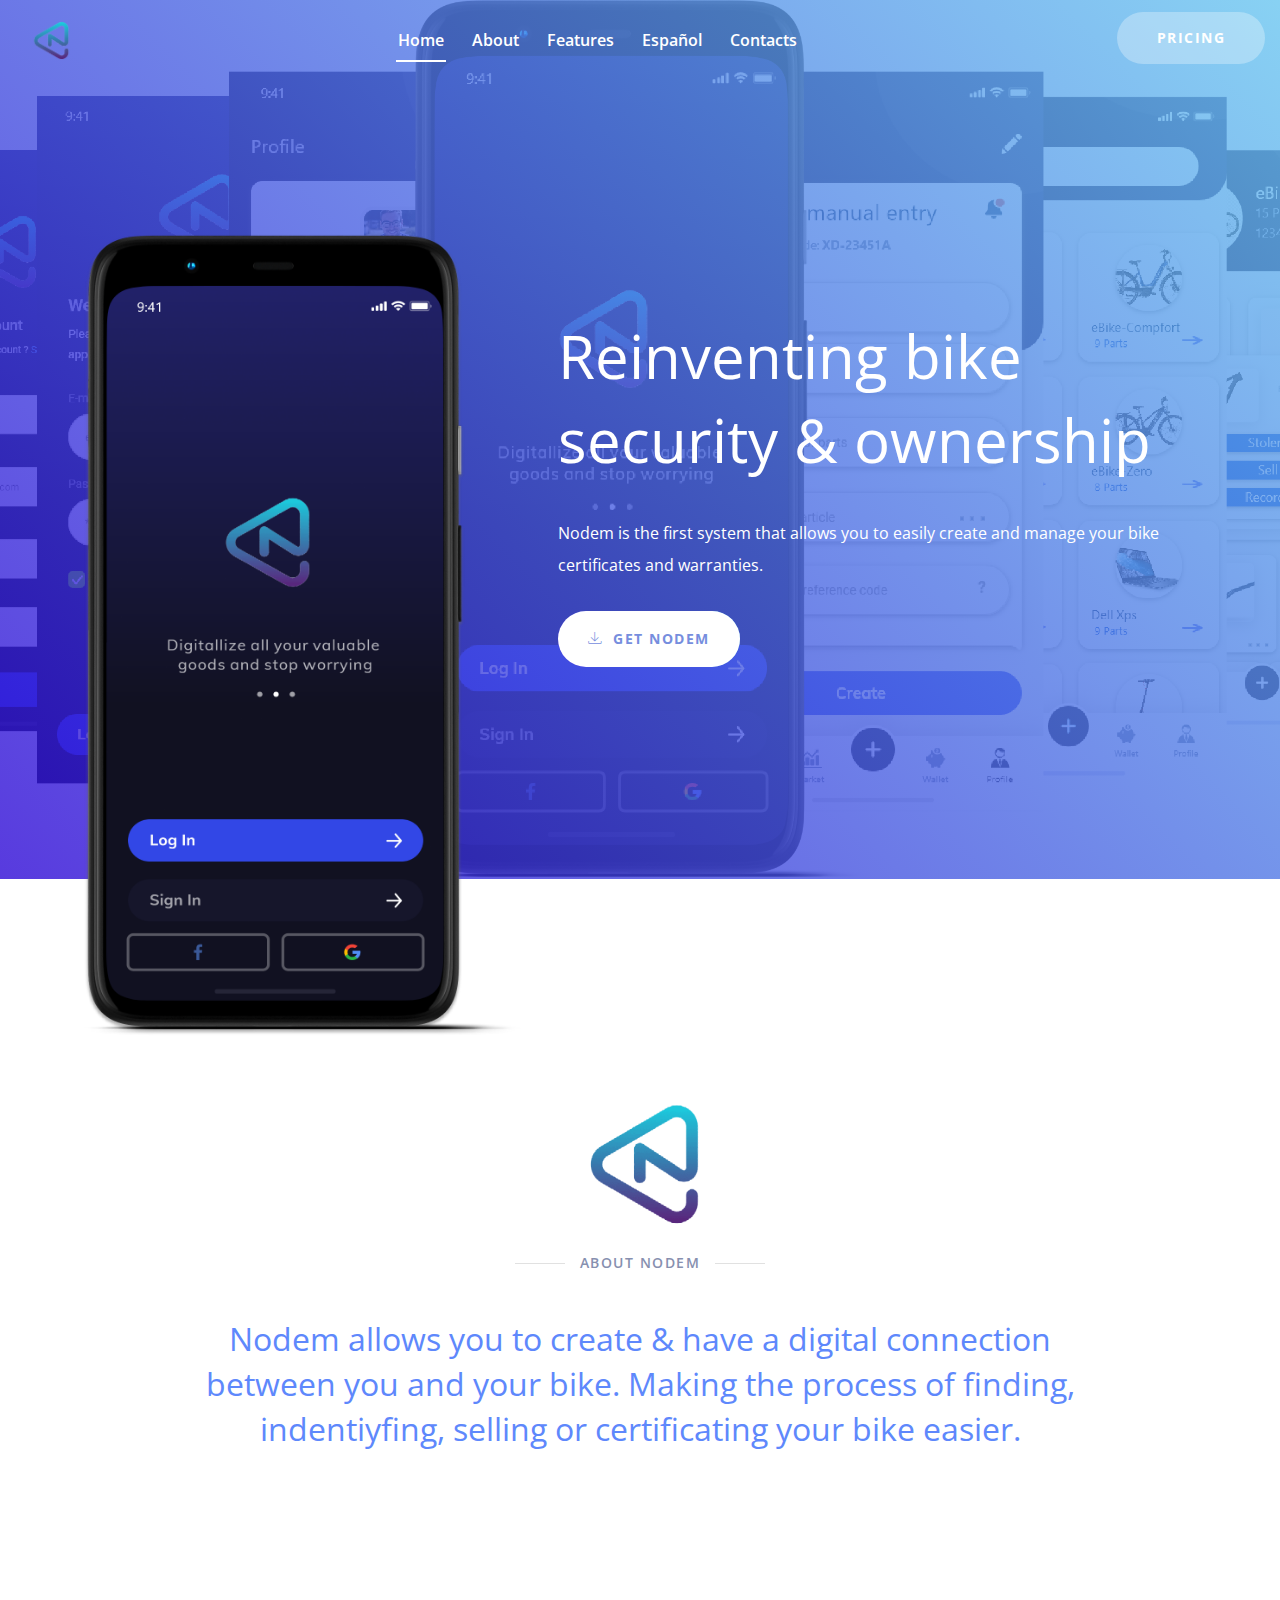
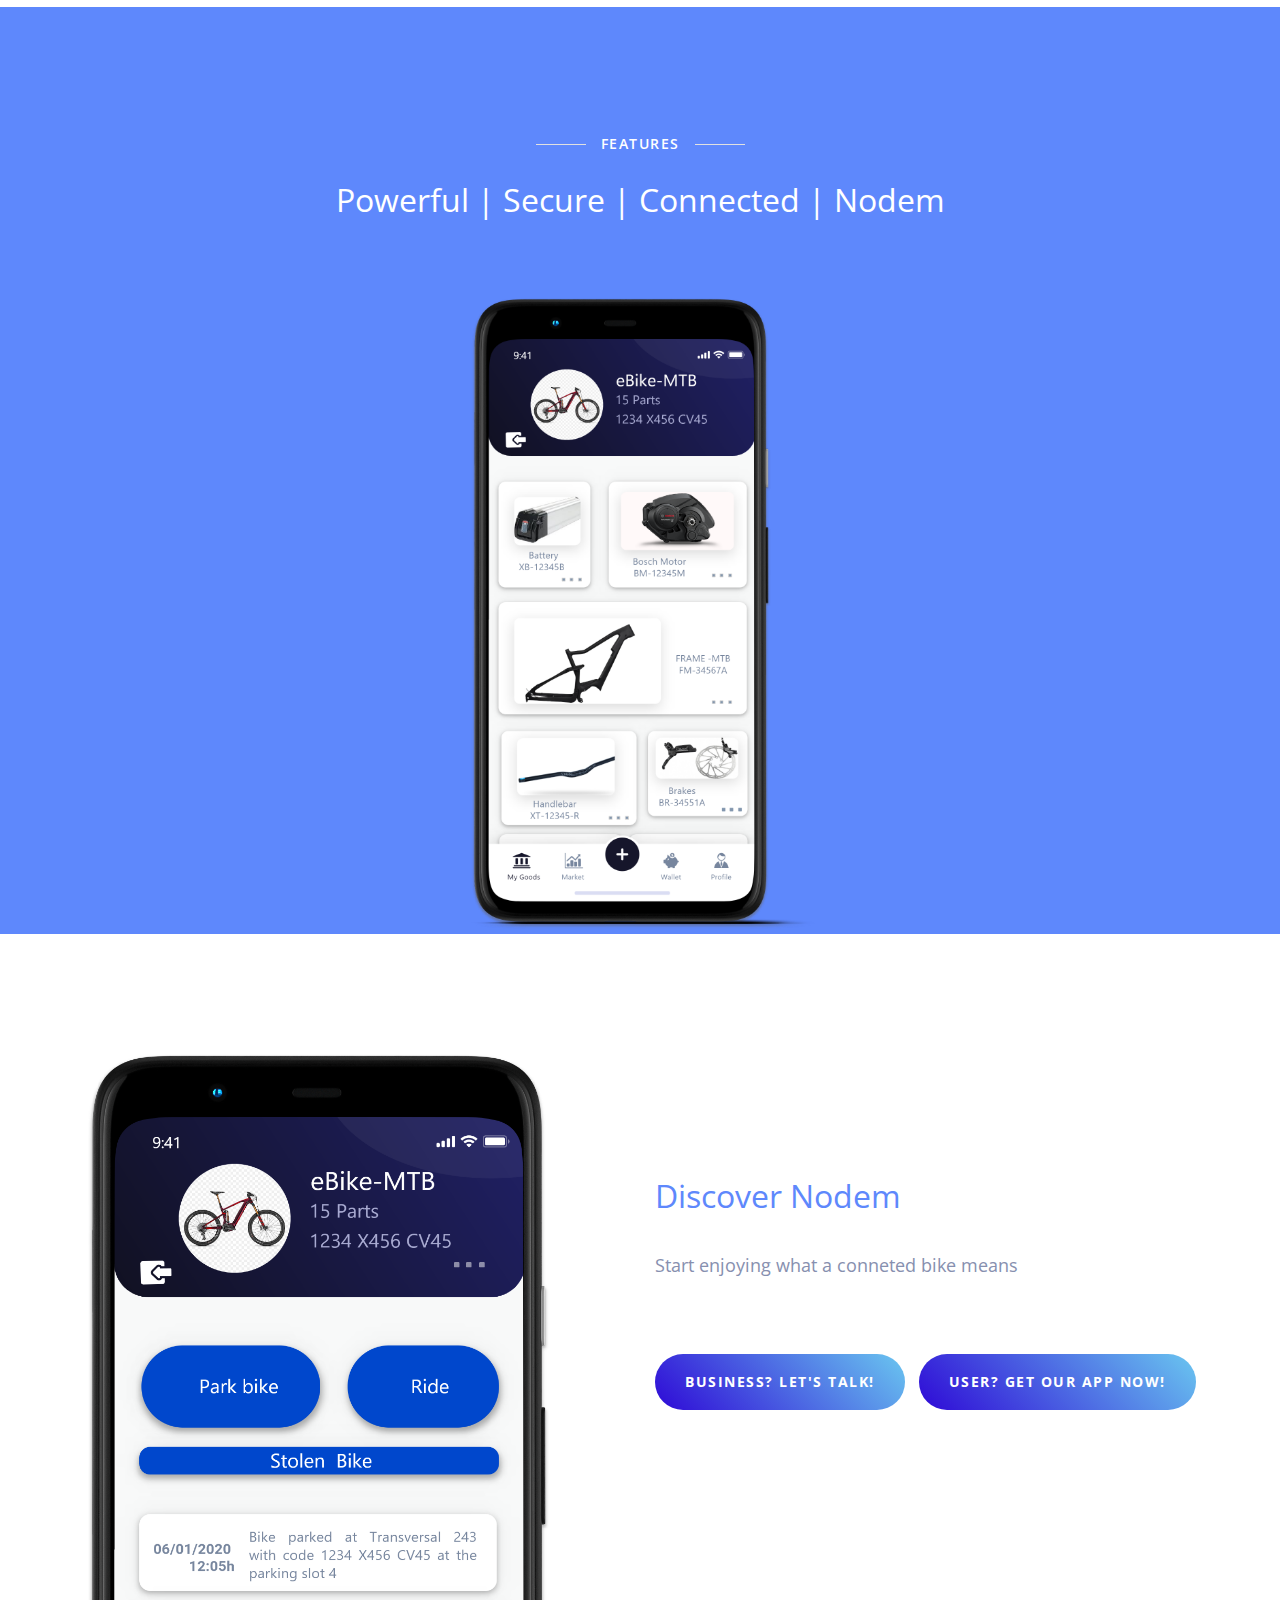
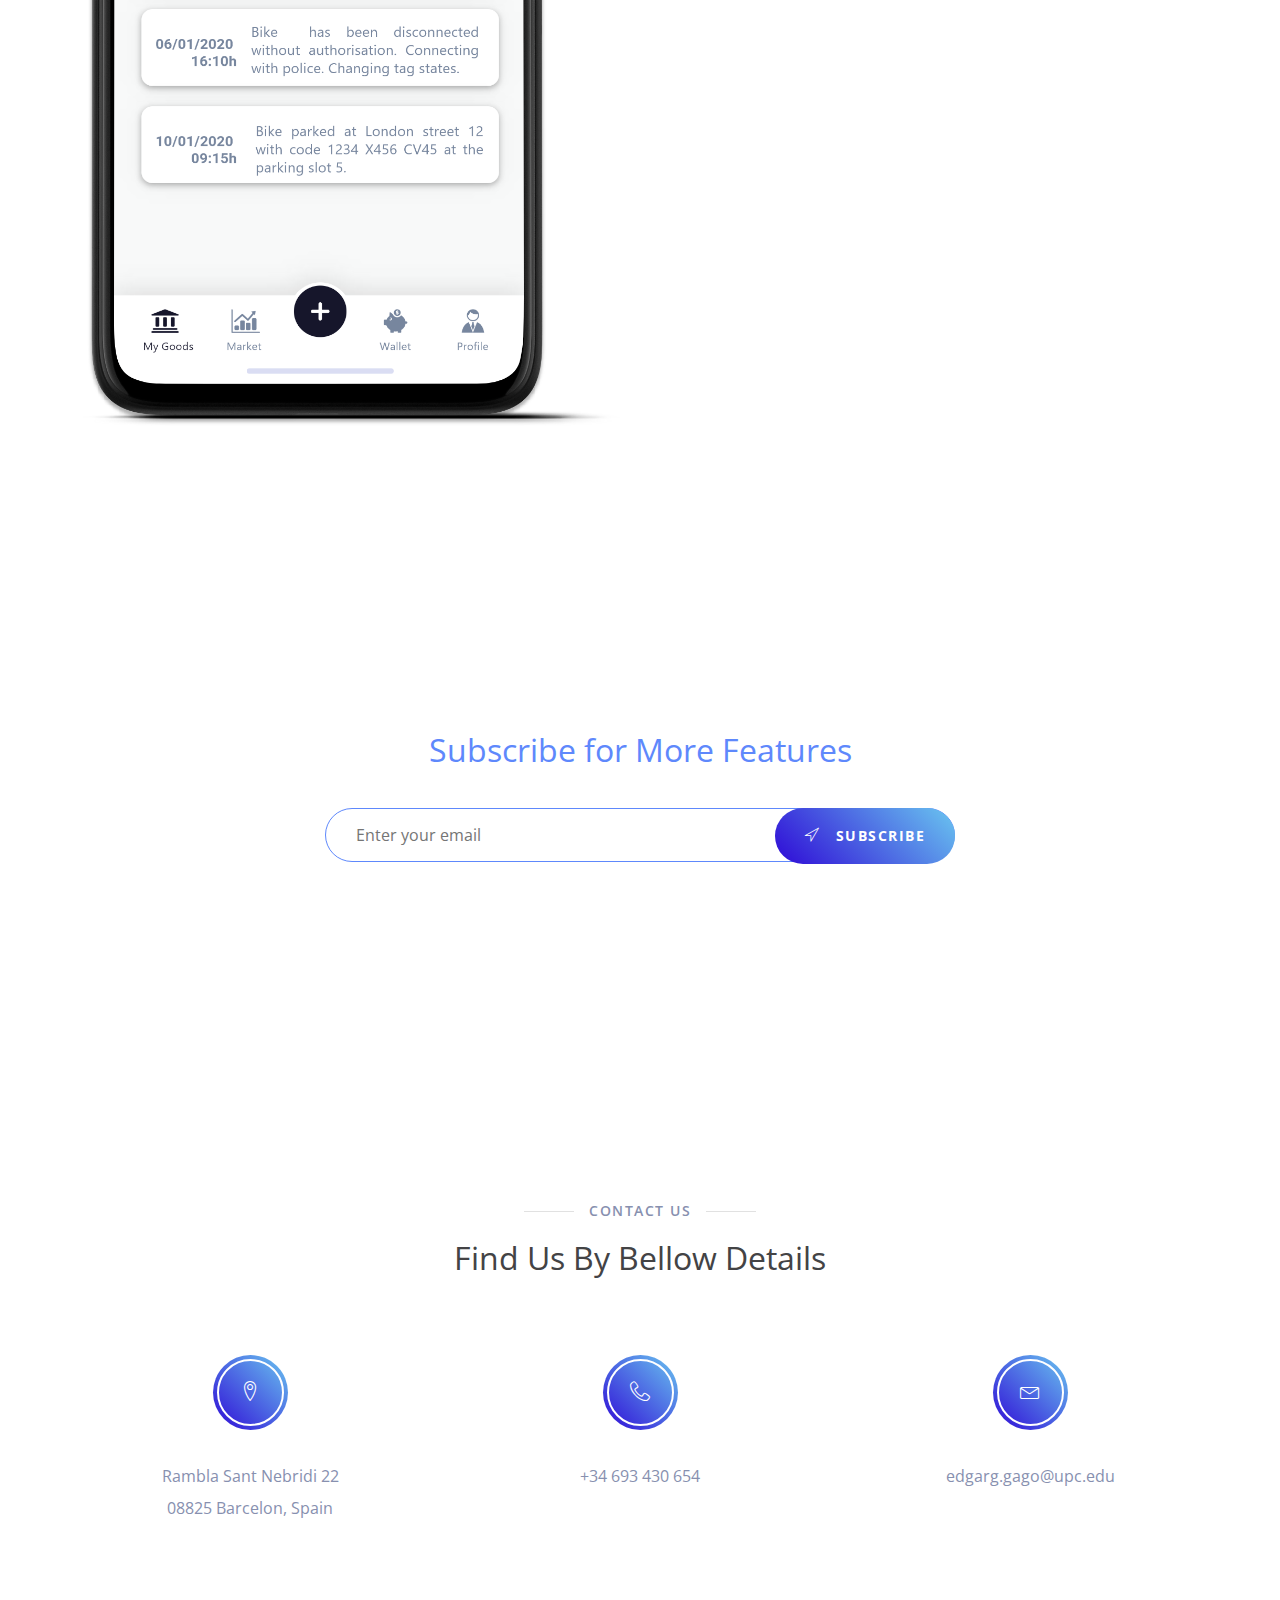
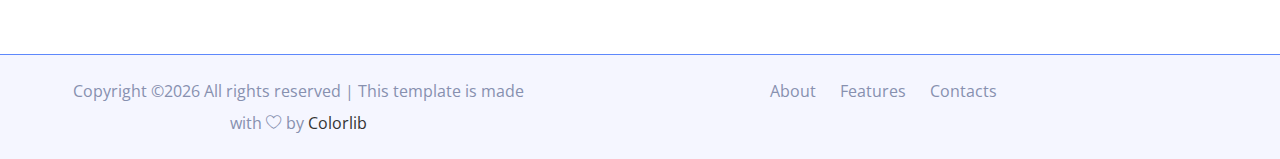
<file: index.html>
<!doctype html>
<html class="no-js" lang="en">

<head>
    <!-- Global site tag (gtag.js) - Google Analytics -->
    <script async src="https://www.googletagmanager.com/gtag/js?id=UA-164582734-1"></script>
    <script>
        window.dataLayer = window.dataLayer || [];
        function gtag() { dataLayer.push(arguments); }
        gtag('js', new Date());

        gtag('config', 'UA-164582734-1');
    </script>

    <meta charset="utf-8">
    <meta name="author" content="nodem">
    <meta name="description" content="Nodem is the first decentralized RFID popowered system security for Bikes.">
    <meta name="keywords" content="blockchain, security, bikes, locking systems, bike chains, u-locks,">
    <meta http-equiv="x-ua-compatible" content="ie=edge">
    <meta name="viewport" content="width=device-width, initial-scale=1.0">
    <!-- Title -->
    <title> Download | Nodem </title>
    <!-- Place favicon.ico in the root directory -->
    <link rel="apple-touch-icon" href="images/apple-touch-icon.png">
    <link rel="shortcut icon" type="image/ico" href="images/nodemlogo.png" />
    <!-- Plugin-CSS -->
    <link rel="stylesheet" href="css/bootstrap.min.css">
    <link rel="stylesheet" href="css/owl.carousel.min.css">
    <link rel="stylesheet" href="css/linearicons.css">
    <link rel="stylesheet" href="css/magnific-popup.css">
    <link rel="stylesheet" href="css/animate.css">
    <!-- Main-Stylesheets -->
    <link rel="stylesheet" href="css/normalize.css">
    <link rel="stylesheet" href="style.css">
    <link rel="stylesheet" href="css/responsive.css">
    <script src="js/vendor/modernizr-2.8.3.min.js"></script>
    <!--[if lt IE 9]>
        <script src="//oss.maxcdn.com/html5shiv/3.7.2/html5shiv.min.js"></script>
        <script src="//oss.maxcdn.com/respond/1.4.2/respond.min.js"></script>
    <![endif]-->
</head>

<body data-spy="scroll" data-target=".mainmenu-area">
    <!-- Preloader-content -->
    <div class="preloader">
        <span><i class="lnr lnr-sun"></i></span>
    </div>
    <!-- MainMenu-Area -->
    <nav class="mainmenu-area" data-spy="affix" data-offset-top="200">
        <div class="container-fluid">
            <div class="navbar-header">
                <button type="button" class="navbar-toggle" data-toggle="collapse" data-target="#primary_menu">
                    <span class="icon-bar"></span>
                    <span class="icon-bar"></span>
                    <span class="icon-bar"></span>
                </button>
                <a class="navbar-brand" href="#"><img src="images/nodemlogo.png" alt="Logo"></a>
            </div>
            <div class="collapse navbar-collapse" id="primary_menu">
                <ul class="nav navbar-nav mainmenu">
                    <li class="active"><a href="#home_page">Home</a></li>
                    <li><a href="#about_page">About</a></li>
                    <li><a href="#features_page">Features</a></li>
                    <li><a href="spanish.html">Español</a></li>
                    <!--<li><a href="#gallery_page">Gallery</a></li>-->
                    <!--<li><a href="#price_page">Pricing</a></li>-->
                    <!--<li><a href="#questions_page">FAQ</a></li>-->
                    <!--<li><a href="blog.html">Blog</a></li>-->
                    <li><a href="#contact_page">Contacts</a></li>
                </ul>
                <div class="right-button hidden-xs">
                    <a href="popup.html">Pricing</a>
                </div>
            </div>
        </div>
    </nav>
    <!-- MainMenu-Area-End -->
    <!-- Home-Area -->
    <header class="home-area overlay" id="home_page">
        <div class="container">
            <div class="row">
                <div class="col-xs-12 hidden-sm col-md-5">
                    <figure class="mobile-image wow fadeInUp" data-wow-delay="0.2s">
                        <img src="images/iPhonewhite.png" alt="">
                    </figure>
                </div>
                <div class="col-xs-12 col-md-7">
                    <div class="space-80 hidden-xs"></div>
                    <h1 class="wow fadeInUp" data-wow-delay="0.4s">Reinventing bike security & ownership</h1>
                    <div class="space-20"></div>
                    <div class="desc wow fadeInUp" data-wow-delay="0.6s">
                        <p> Nodem is the first system that allows you to easily create and manage your bike certificates and warranties.</p>
                    </div>
                    <div class="space-20"></div>
                    <a href="popup.html" class="bttn-white wow fadeInUp" data-wow-delay="0.8s"><i class="lnr lnr-download"></i>Get nodem</a>
                </div>
            </div>
        </div>
    </header>
    <!-- Home-Area-End -->
    <!-- About-Area -->
    <section class="section-padding" id="about_page">
        <div class="container">
            <div class="row">
                <div class="col-xs-12 col-md-10 col-md-offset-1">
                    <div class="page-title text-center">
                        <img src="images/nodemlogo.png" width="125" alt="Logo">
                        <div class="space-20"></div>
                        <h5 class="title">About Nodem</h5>
                        <div class="space-30"></div>
                        <h3 class="blue-color">Nodem allows you to create & have a digital connection between you and your bike. Making the process of finding, indentiyfing, selling or certificating your bike easier. </h3>
                        <div class="space-20"></div>
                    </div>
                </div>
            </div>
        </div>
    </section>
    <!-- About-Area-End -->
    <!-- Feature-Area -->
    <section class="feature-area section-padding-top" id="features_page">
        <div class="container">
            <div class="row">
                <div class="col-xs-12 col-sm-8 col-sm-offset-2">
                    <div class="page-title text-center">
                        <h5 class="title">Features</h5>
                        <div class="space-10"></div>
                        <h3>Powerful | Secure | Connected | Nodem</h3>
                        <div class="space-60"></div>
                    </div>
                </div>
            </div>
            <div class="row">
                <div class="col-xs-12 col-sm-6 col-md-4">
                    <div class="service-box wow fadeInUp" data-wow-delay="0.2s">
                        <div class="box-icon">
                            <i class="lnr lnr-rocket"></i>
                        </div>
                        <h4>Fast &amp; Reliabale</h4>
                        <p>Powered with BlockChain a verification system.</p>
                    </div>
                    <div class="space-60"></div>
                    <div class="service-box wow fadeInUp" data-wow-delay="0.4s">
                        <div class="box-icon">
                            <i class="lnr lnr-paperclip"></i>
                        </div>
                        <h4>High Tech</h4>
                        <p>Hybrid system, BLE & RFID technology to connect all important parts of your bike</p>
                    </div>
                    <div class="space-60"></div>
                    <div class="service-box wow fadeInUp" data-wow-delay="0.6s">
                        <div class="box-icon">
                            <i class="lnr lnr-cloud-download"></i>
                        </div>
                        <h4> Proof of ownership</h4>
                        <p> Nodem brings car indutry regulation to the biking world. Proof of ownership, certifications and much more.</p>
                    </div>
                    <div class="space-60"></div>
                </div>
                <div class="hidden-xs hidden-sm col-md-4">
                    <figure class="mobile-image">
                        <img src="images/Pixel-4-XL.png" alt="Feature Photo">
                    </figure>
                </div>
                <div class="col-xs-12 col-sm-6 col-md-4">
                    <div class="service-box wow fadeInUp" data-wow-delay="0.2s">
                        <div class="box-icon">
                            <i class="lnr lnr-layers"></i>
                        </div>
                        <h4>Connected</h4>
                        <p>Your bikeID is conected to a DB that allow, shops, webs, users, and police to easily check and detect your bike on the internet.</p>
                    </div>
                    <div class="space-60"></div>
                    <div class="service-box wow fadeInUp" data-wow-delay="0.4s">
                        <div class="box-icon">
                            <i class="lnr lnr-cart"></i>
                        </div>
                        <h4> Safety spots</h4>
                        <p> Discover safe bike parking racks to park your bike using our app</p>
                    </div>
                    <div class="space-60"></div>
                    <div class="service-box wow fadeInUp" data-wow-delay="0.6s">
                        <div class="box-icon">
                            <i class="lnr lnr-history"></i>
                        </div>
                        <h4>Records</h4>
                        <p>Easily access your product history and track if it's been sold on the iternet or has been parked somewhere else in your city.</p>
                    </div>
                    <div class="space-60"></div>
                </div>
            </div>
        </div>
    </section>
    <!-- Feature-Area-End -->
    <!-- Download-Area -->
    <div class="section-padding">
        <div class="container">
            <div class="row">
                <div class="col-xs-12 col-sm-6 hidden-sm">
                    <figure class="mobile-image">
                        <img src="images/iphoneprofile.png" alt="">
                    </figure>
                </div>
                <div class="col-xs-12 col-md-6 section-padding">
                    <h3 class="blue-color">Discover Nodem</h3>
                    <div class="space-20"></div>
                    <h4>Start enjoying what a conneted bike means</h4>
                    <div class="space-60"></div>
                    <a href="popup.html" class="bttn-white active"> Business? Let's talk! </a>
                    <a href="popup.html" class="bttn-white active"> User? Get our app now!</a>
                    </div>
            </div>
        </div>
    </div>
    <div class=" section-padding">
        <div class="container">
            <div class="row">
                <div class="col-xs-12 col-sm-8 col-sm-offset-2">
                    <div class="subscribe-form text-center">
                        <h3 class="blue-color">Subscribe for More Features</h3>
                        <div class="space-20"></div>
                        <form method="POST" action="https://formspree.io/edgargc.upc@gmail.com">
                            <input type="email" class="control" placeholder="Enter your email" required="required" name="_replyto">
                            <button class="bttn-white active" type="submit"><span class="lnr lnr-location"></span> Subscribe</button>
                            <label class="mt10" for="mc-email"></label>
                        </form>
                    </div>
                </div>
            </div>
        </div>
    </div>
    <!-- Subscribe-Form-Area -->
    <!-- Footer-Area -->
    <footer class="footer-area" id="contact_page">
        <div class="section-padding">
            <div class="container">
                <div class="row">
                    <div class="col-xs-12">
                        <div class="page-title text-center">
                            <h5 class="title">Contact US</h5>
                            <h3 class="dark-color">Find Us By Bellow Details</h3>
                            <div class="space-60"></div>
                        </div>
                    </div>
                </div>
                <div class="row">
                    <div class="col-xs-12 col-sm-4">
                        <div class="footer-box">
                            <div class="box-icon">
                                <span class="lnr lnr-map-marker"></span>
                            </div>
                            <p>Rambla Sant Nebridi 22 <br /> 08825 Barcelon, Spain</p>
                        </div>
                        <div class="space-30 hidden visible-xs"></div>
                    </div>
                    <div class="col-xs-12 col-sm-4">
                        <div class="footer-box">
                            <div class="box-icon">
                                <span class="lnr lnr-phone-handset"></span>
                            </div>
                            <p>+34 693 430 654</p>
                        </div>
                        <div class="space-30 hidden visible-xs"></div>
                    </div>
                    <div class="col-xs-12 col-sm-4">
                        <div class="footer-box">
                            <div class="box-icon">
                                <span class="lnr lnr-envelope"></span>
                            </div>
                            <p>edgarg.gago@upc.edu<br /> 
                            </p>
                        </div>
                    </div>
                </div>
            </div>
        </div>
        <!-- Footer-Bootom -->
        <div class="footer-bottom">
            <div class="container">
                <div class="row">
                    <div class="col-xs-12 col-md-5">
                        <!-- Link back to Colorlib can't be removed. Template is licensed under CC BY 3.0. -->
            <span>Copyright &copy;<script>document.write(new Date().getFullYear());</script> All rights reserved | This template is made with <i class="lnr lnr-heart" aria-hidden="true"></i> by <a href="https://colorlib.com" target="_blank">Colorlib</a></span>
            <!-- Link back to Colorlib can't be removed. Template is licensed under CC BY 3.0. -->
                        <div class="space-30 hidden visible-xs"></div>
                    </div>
                    <div class="col-xs-12 col-md-7">
                        <div class="footer-menu">
                            <ul>
                                <li><a href="#">About</a></li>
                                <!--<li><a href="#">Services</a></li>-->
                                <li><a href="#">Features</a></li>
                                <!--<li><a href="#">Pricing</a></li>-->
                                <!--<li><a href="#">Testimonial</a></li>-->
                                <li><a href="#">Contacts</a></li>
                            </ul>
                        </div>
                    </div>
                </div>
            </div>
        </div>
        <!-- Footer-Bootom-End -->
    </footer>
    <!-- Footer-Area-End -->
    <!--Vendor-JS-->
    <script src="js/vendor/jquery-1.12.4.min.js"></script>
    <script src="js/vendor/jquery-ui.js"></script>
    <script src="js/vendor/bootstrap.min.js"></script>
    <!--Plugin-JS-->
    <script src="js/owl.carousel.min.js"></script>
    <script src="js/contact-form.js"></script>
    <script src="js/ajaxchimp.js"></script>
    <script src="js/scrollUp.min.js"></script>
    <script src="js/magnific-popup.min.js"></script>
    <script src="js/wow.min.js"></script>
    <!--Main-active-JS-->
    <script src="js/main.js"></script>
</body>

</html>
</file>
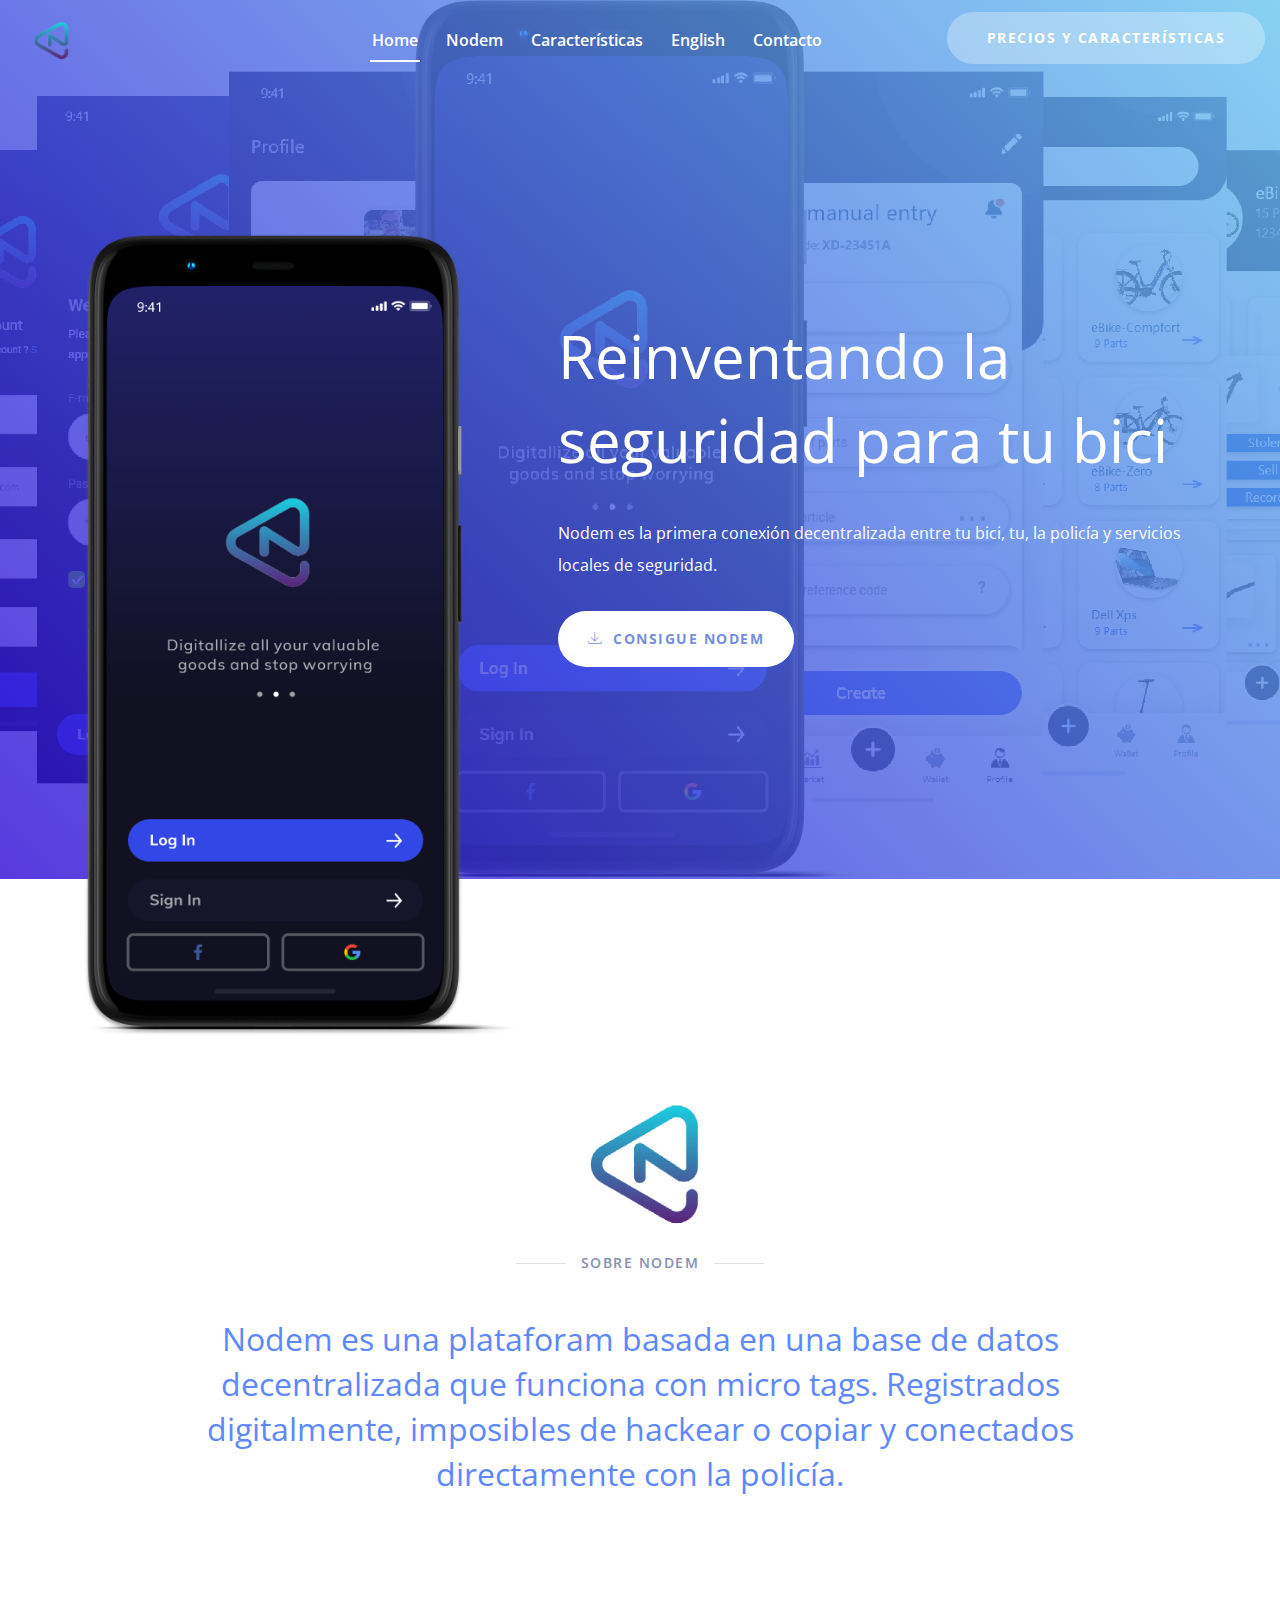
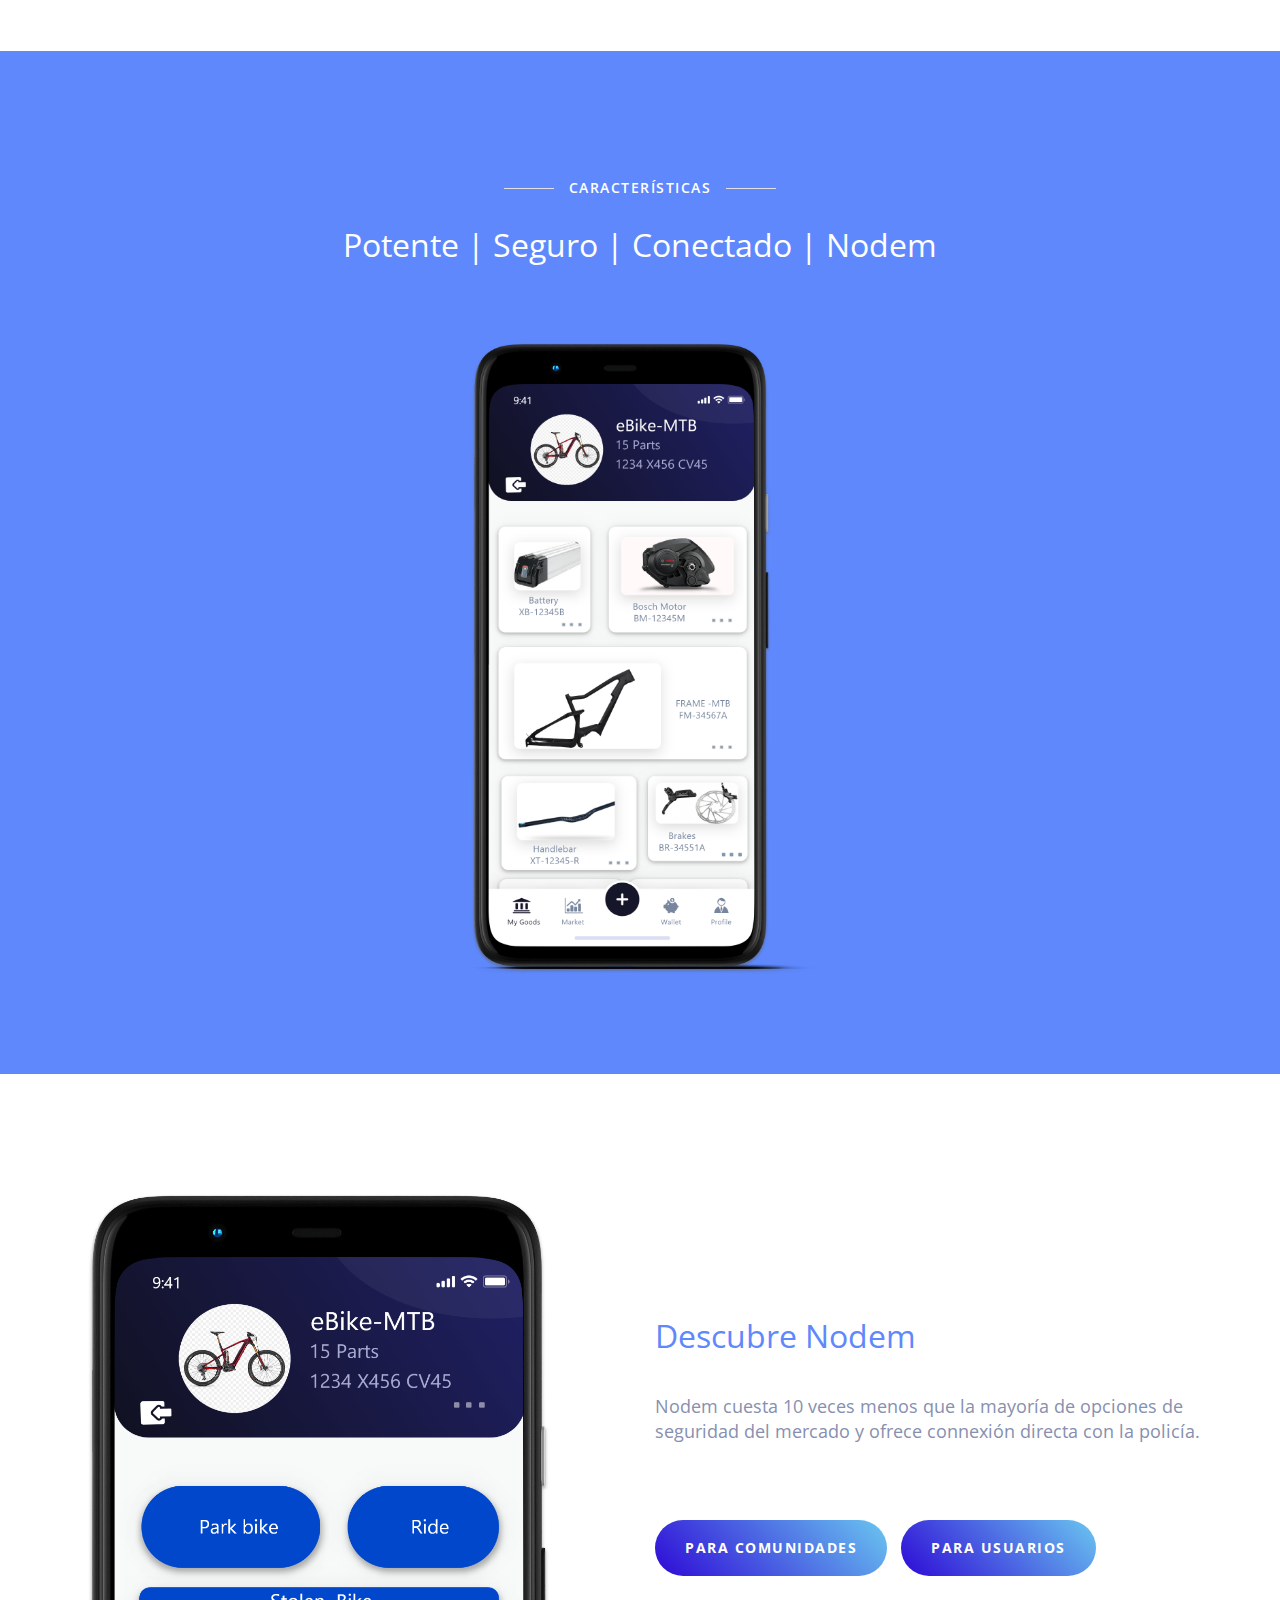
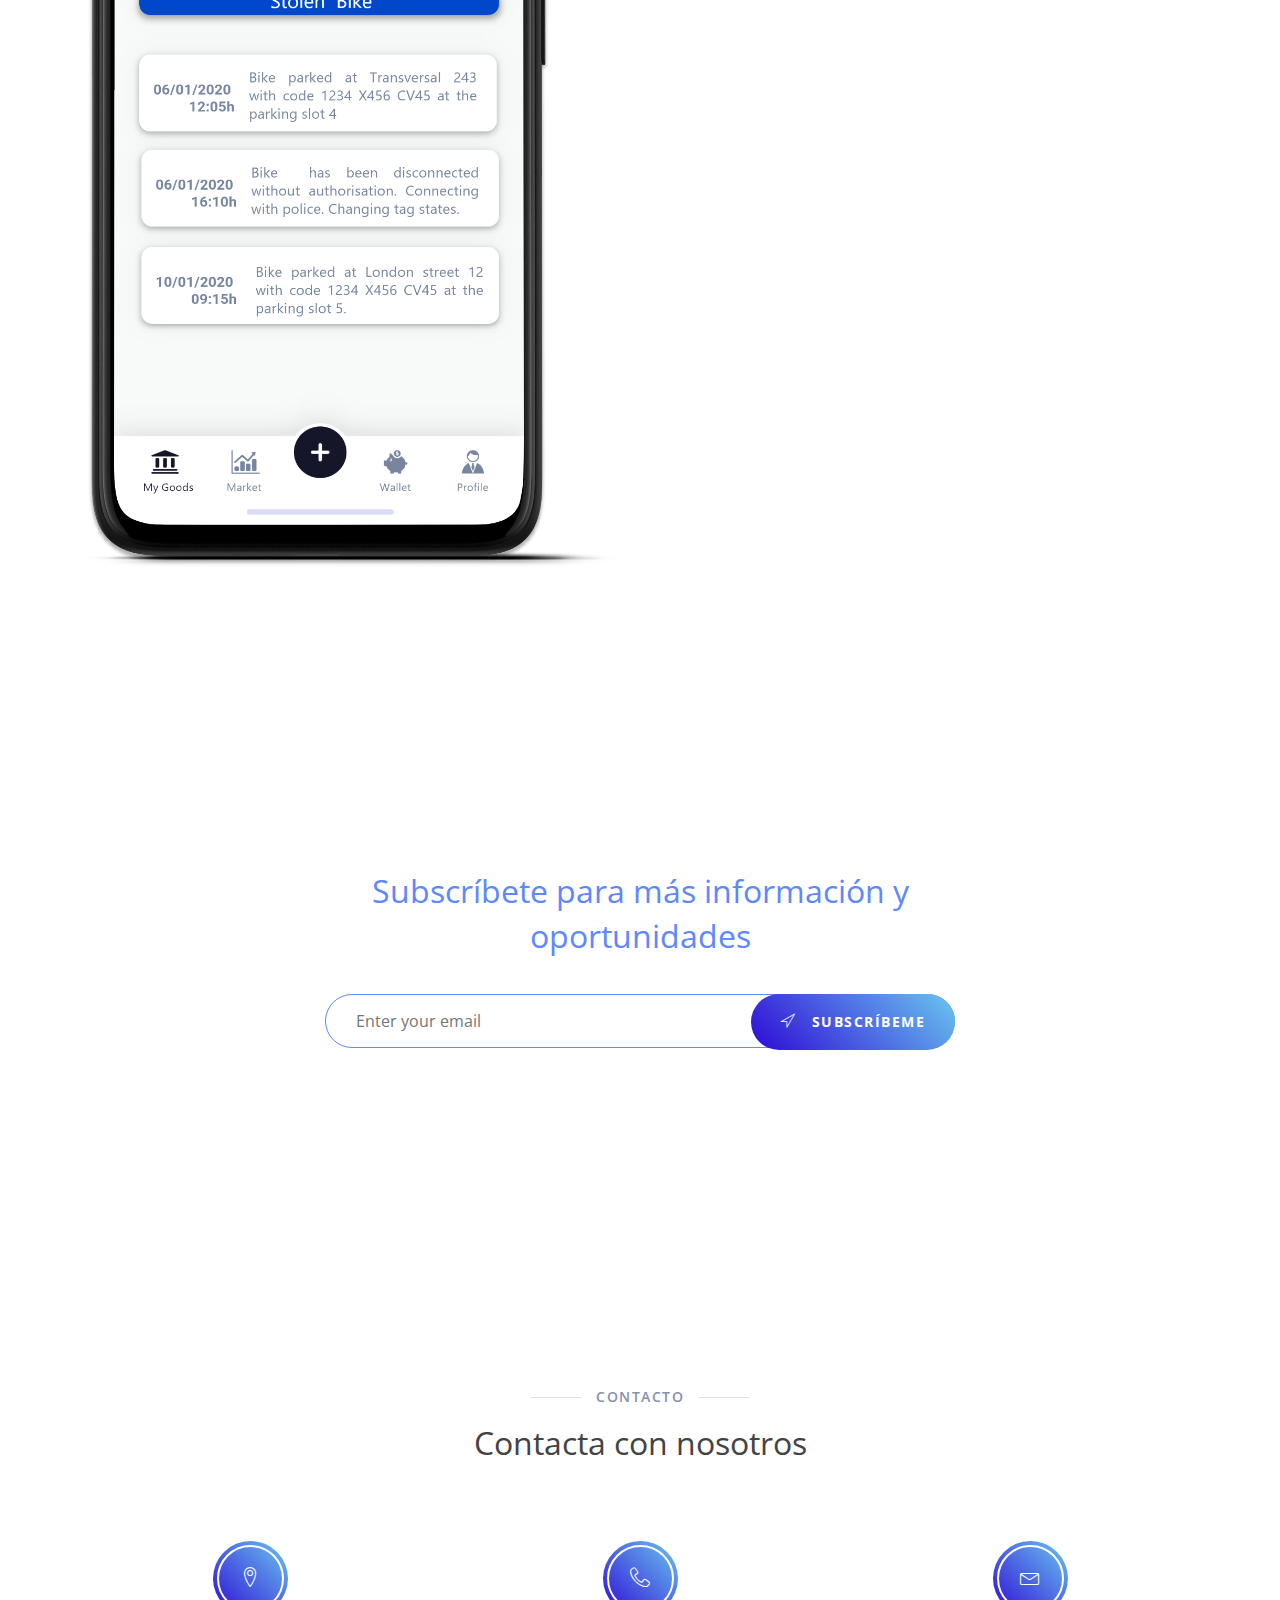
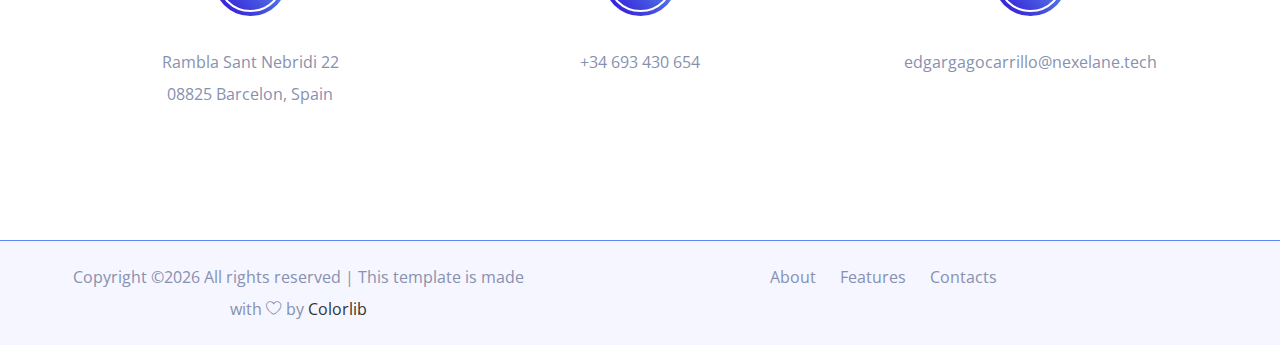
<file: index-spanish.html>
<!doctype html>
<html class="no-js" lang="es">

<head>
    <!-- Global site tag (gtag.js) - Google Analytics -->
    <script async src="https://www.googletagmanager.com/gtag/js?id=UA-164582734-1"></script>
    <script>
        window.dataLayer = window.dataLayer || [];
        function gtag() { dataLayer.push(arguments); }
        gtag('js', new Date());

        gtag('config', 'UA-164582734-1');
    </script>

    <meta charset="utf-8">
    <meta name="author" content="Nodem">
    <meta name="description" content="">
    <meta name="keywords" content="HTML,CSS,XML,JavaScript">
    <meta http-equiv="x-ua-compatible" content="ie=edge">
    <meta name="viewport" content="width=device-width, initial-scale=1.0">
    <!-- Title -->
    <title> Download | Nodem </title>
    <!-- Place favicon.ico in the root directory -->
    <link rel="apple-touch-icon" href="images/apple-touch-icon.png">
    <link rel="shortcut icon" type="image/ico" href="images/nodemlogo.png" />
    <!-- Plugin-CSS -->
    <link rel="stylesheet" href="css/bootstrap.min.css">
    <link rel="stylesheet" href="css/owl.carousel.min.css">
    <link rel="stylesheet" href="css/linearicons.css">
    <link rel="stylesheet" href="css/magnific-popup.css">
    <link rel="stylesheet" href="css/animate.css">
    <!-- Main-Stylesheets -->
    <link rel="stylesheet" href="css/normalize.css">
    <link rel="stylesheet" href="style.css">
    <link rel="stylesheet" href="css/responsive.css">
    <script src="js/vendor/modernizr-2.8.3.min.js"></script>
    <!--[if lt IE 9]>
        <script src="//oss.maxcdn.com/html5shiv/3.7.2/html5shiv.min.js"></script>
        <script src="//oss.maxcdn.com/respond/1.4.2/respond.min.js"></script>
    <![endif]-->
</head>

<body data-spy="scroll" data-target=".mainmenu-area">
    <!-- Preloader-content -->
    <div class="preloader">
        <span><i class="lnr lnr-sun"></i></span>
    </div>
    <!-- MainMenu-Area -->
    <nav class="mainmenu-area" data-spy="affix" data-offset-top="200">
        <div class="container-fluid">
            <div class="navbar-header">
                <button type="button" class="navbar-toggle" data-toggle="collapse" data-target="#primary_menu">
                    <span class="icon-bar"></span>
                    <span class="icon-bar"></span>
                    <span class="icon-bar"></span>
                </button>
                <a class="navbar-brand" href="#"><img src="images/nodemlogo.png" alt="Logo"></a>
            </div>
            <div class="collapse navbar-collapse" id="primary_menu">
                <ul class="nav navbar-nav mainmenu">
                    <li class="active"><a href="#home_page">Home</a></li>
                    <li><a href="#about_page">Nodem</a></li>
                    <li><a href="#features_page">Características</a></li>
                    <li><a href="index.html">English</a></li>
                    <!--<li><a href="#gallery_page">Gallery</a></li>-->
                    <!--<li><a href="#price_page">Pricing</a></li>-->
                    <!--<li><a href="#questions_page">FAQ</a></li>-->
                    <!--<li><a href="blog.html">Blog</a></li>-->
                    <li><a href="#contact_page">Contacto</a></li>
                </ul>
                <div class="right-button hidden-xs">
                    <a href="popup-spanish.html">Precios y Características</a>
                </div>
            </div>
        </div>
    </nav>
    <!-- MainMenu-Area-End -->
    <!-- Home-Area -->
    <header class="home-area overlay" id="home_page">
        <div class="container">
            <div class="row">
                <div class="col-xs-12 hidden-sm col-md-5">
                    <figure class="mobile-image wow fadeInUp" data-wow-delay="0.2s">
                        <img src="images/iPhonewhite.png" alt="">
                    </figure>
                </div>
                <div class="col-xs-12 col-md-7">
                    <div class="space-80 hidden-xs"></div>
                    <h1 class="wow fadeInUp" data-wow-delay="0.4s">Reinventando la seguridad para tu bici</h1>
                    <div class="space-20"></div>
                    <div class="desc wow fadeInUp" data-wow-delay="0.6s">
                        <p> Nodem es la primera conexión decentralizada entre tu bici, tu, la policía y servicios locales de seguridad. </p>
                    </div>
                    <div class="space-20"></div>
                    <a href="popup-spanish.html" class="bttn-white wow fadeInUp" data-wow-delay="0.8s"><i class="lnr lnr-download"></i>Consigue Nodem</a>
                </div>
            </div>
        </div>
    </header>
    <!-- Home-Area-End -->
    <!-- About-Area -->
    <section class="section-padding" id="about_page">
        <div class="container">
            <div class="row">
                <div class="col-xs-12 col-md-10 col-md-offset-1">
                    <div class="page-title text-center">
                        <img src="images/nodemlogo.png" width="125" alt="Logo">
                        <div class="space-20"></div>
                        <h5 class="title">Sobre Nodem</h5>
                        <div class="space-30"></div>
                        <h3 class="blue-color">Nodem es una plataforam basada en una base de datos decentralizada  que funciona con micro tags. Registrados digitalmente, imposibles de hackear o copiar y conectados directamente con la policía. </h3>
                        <div class="space-20"></div>
                    </div>
                </div>
            </div>
        </div>
    </section>
    <!-- About-Area-End -->
    <!-- Feature-Area -->
    <section class="feature-area section-padding-top" id="features_page">
        <div class="container">
            <div class="row">
                <div class="col-xs-12 col-sm-8 col-sm-offset-2">
                    <div class="page-title text-center">
                        <h5 class="title">Características</h5>
                        <div class="space-10"></div>
                        <h3>Potente | Seguro | Conectado | Nodem</h3>
                        <div class="space-60"></div>
                    </div>
                </div>
            </div>
            <div class="row">
                <div class="col-xs-12 col-sm-6 col-md-4">
                    <div class="service-box wow fadeInUp" data-wow-delay="0.2s">
                        <div class="box-icon">
                            <i class="lnr lnr-rocket"></i>
                        </div>
                        <h4>Rápido y Fiable</h4>
                        <p>Motorizado con stacblocks, permite una conexión rápida, ágil y segura.</p>
                    </div>
                    <div class="space-60"></div>
                    <div class="service-box wow fadeInUp" data-wow-delay="0.4s">
                        <div class="box-icon">
                            <i class="lnr lnr-paperclip"></i>
                        </div>
                        <h4> Alta tecnología </h4>
                        <p> Sistema combinado BLE con RFID para detectar de forma rápida o segura si una bici es robada</p>
                    </div>
                    <div class="space-60"></div>
                    <div class="service-box wow fadeInUp" data-wow-delay="0.6s">
                        <div class="box-icon">
                            <i class="lnr lnr-cloud-download"></i>
                        </div>
                        <h4> Certificados digital  </h4>
                        <p> Nodem trae la gestión del mundo del automóvil a las bicis. Certificados y pruebas de propiedad</p>
                    </div>
                    <div class="space-60"></div>
                </div>
                <div class="hidden-xs hidden-sm col-md-4">
                    <figure class="mobile-image">
                        <img src="images/Pixel-4-XL.png" alt="Feature Photo">
                    </figure>
                </div>
                <div class="col-xs-12 col-sm-6 col-md-4">
                    <div class="service-box wow fadeInUp" data-wow-delay="0.2s">
                        <div class="box-icon">
                            <i class="lnr lnr-layers"></i>
                        </div>
                        <h4>Connectados</h4>
                        <p>Los cósdigo de tu bici se conectan con nuestro sistema para poder encontrar tu bici más facilmente en tinedas, webs, apps o por los própios usuarios.</p>
                    </div>
                    <div class="space-60"></div>
                    <div class="service-box wow fadeInUp" data-wow-delay="0.4s">
                        <div class="box-icon">
                            <i class="lnr lnr-cart"></i>
                        </div>
                        <h4>Puntos seguros</h4>
                        <p> Descubre puntos seguros para aparcar tu bici utilizando nuestra app.</p>
                    </div>
                    <div class="space-60"></div>
                    <div class="service-box wow fadeInUp" data-wow-delay="0.6s">
                        <div class="box-icon">
                            <i class="lnr lnr-history"></i>
                        </div>
                        <h4>Histórico</h4>
                        <p>Accede facilmente al regisro de tu bici. Si te la han robado o la has perdido, podrás conocer que es lo que está haciendo el ladrón, física o virtualmente</p>
                    </div>
                    <div class="space-60"></div>
                </div>
            </div>
        </div>
    </section>
    <!-- Feature-Area-End -->
    <!-- Download-Area -->
    <div class="section-padding">
        <div class="container">
            <div class="row">
                <div class="col-xs-12 col-sm-6 hidden-sm">
                    <figure class="mobile-image">
                        <img src="images/iphoneprofile.png" alt="">
                    </figure>
                </div>
                <div class="col-xs-12 col-md-6 section-padding">
                    <h3 class="blue-color">Descubre Nodem </h3>
                    <div class="space-20"></div>
                    <h4> Nodem cuesta 10 veces menos que la mayoría de opciones de seguridad del mercado y ofrece connexión directa con la policía. </h4>
                    <div class="space-60"></div>
                    <a href="popup-spanish.html" class="bttn-white active"> Para comunidades </a>
                    <a href="popup-spanish.html" class="bttn-white active"> Para usuarios</a>
                </div>
            </div>
        </div>
    </div>
    <div class=" section-padding">
        <div class="container">
            <div class="row">
                <div class="col-xs-12 col-sm-8 col-sm-offset-2">
                    <div class="subscribe-form text-center">
                        <h3 class="blue-color">Subscríbete para más información y oportunidades</h3>
                        <div class="space-20"></div>
                        <form method="POST" action="https://formspree.io/edgargc.upc@gmail.com">
                            <input type="email" class="control" placeholder="Enter your email" required="required" name="_replyto">
                            <button class="bttn-white active" type="submit"><span class="lnr lnr-location"></span> Subscríbeme </button>
                            <label class="mt10" for="mc-email"></label>
                        </form>
                    </div>
                </div>
            </div>
        </div>
    </div>
    <!-- Subscribe-Form-Area -->
    <!-- Footer-Area -->
    <footer class="footer-area" id="contact_page">
        <div class="section-padding">
            <div class="container">
                <div class="row">
                    <div class="col-xs-12">
                        <div class="page-title text-center">
                            <h5 class="title">contacto</h5>
                            <h3 class="dark-color">Contacta con nosotros</h3>
                            <div class="space-60"></div>
                        </div>
                    </div>
                </div>
                <div class="row">
                    <div class="col-xs-12 col-sm-4">
                        <div class="footer-box">
                            <div class="box-icon">
                                <span class="lnr lnr-map-marker"></span>
                            </div>
                            <p>Rambla Sant Nebridi 22 <br /> 08825 Barcelon, Spain</p>
                        </div>
                        <div class="space-30 hidden visible-xs"></div>
                    </div>
                    <div class="col-xs-12 col-sm-4">
                        <div class="footer-box">
                            <div class="box-icon">
                                <span class="lnr lnr-phone-handset"></span>
                            </div>
                            <p>+34 693 430 654</p>
                        </div>
                        <div class="space-30 hidden visible-xs"></div>
                    </div>
                    <div class="col-xs-12 col-sm-4">
                        <div class="footer-box">
                            <div class="box-icon">
                                <span class="lnr lnr-envelope"></span>
                            </div>
                            <p>edgargagocarrillo@nexelane.tech <br /> 
                            </p>
                        </div>
                    </div>
                </div>
            </div>
        </div>
        <!-- Footer-Bootom -->
        <div class="footer-bottom">
            <div class="container">
                <div class="row">
                    <div class="col-xs-12 col-md-5">
                        <!-- Link back to Colorlib can't be removed. Template is licensed under CC BY 3.0. -->
            <span>Copyright &copy;<script>document.write(new Date().getFullYear());</script> All rights reserved | This template is made with <i class="lnr lnr-heart" aria-hidden="true"></i> by <a href="https://colorlib.com" target="_blank">Colorlib</a></span>
            <!-- Link back to Colorlib can't be removed. Template is licensed under CC BY 3.0. -->
                        <div class="space-30 hidden visible-xs"></div>
                    </div>
                    <div class="col-xs-12 col-md-7">
                        <div class="footer-menu">
                            <ul>
                                <li><a href="#">About</a></li>
                                <!--<li><a href="#">Services</a></li>-->
                                <li><a href="#">Features</a></li>
                                <!--<li><a href="#">Pricing</a></li>-->
                                <!--<li><a href="#">Testimonial</a></li>-->
                                <li><a href="#">Contacts</a></li>
                            </ul>
                        </div>
                    </div>
                </div>
            </div>
        </div>
        <!-- Footer-Bootom-End -->
    </footer>
    <!-- Footer-Area-End -->
    <!--Vendor-JS-->
    <script src="js/vendor/jquery-1.12.4.min.js"></script>
    <script src="js/vendor/jquery-ui.js"></script>
    <script src="js/vendor/bootstrap.min.js"></script>
    <!--Plugin-JS-->
    <script src="js/owl.carousel.min.js"></script>
    <script src="js/contact-form.js"></script>
    <script src="js/ajaxchimp.js"></script>
    <script src="js/scrollUp.min.js"></script>
    <script src="js/magnific-popup.min.js"></script>
    <script src="js/wow.min.js"></script>
    <!--Main-active-JS-->
    <script src="js/main.js"></script>
</body>

</html>
</file>
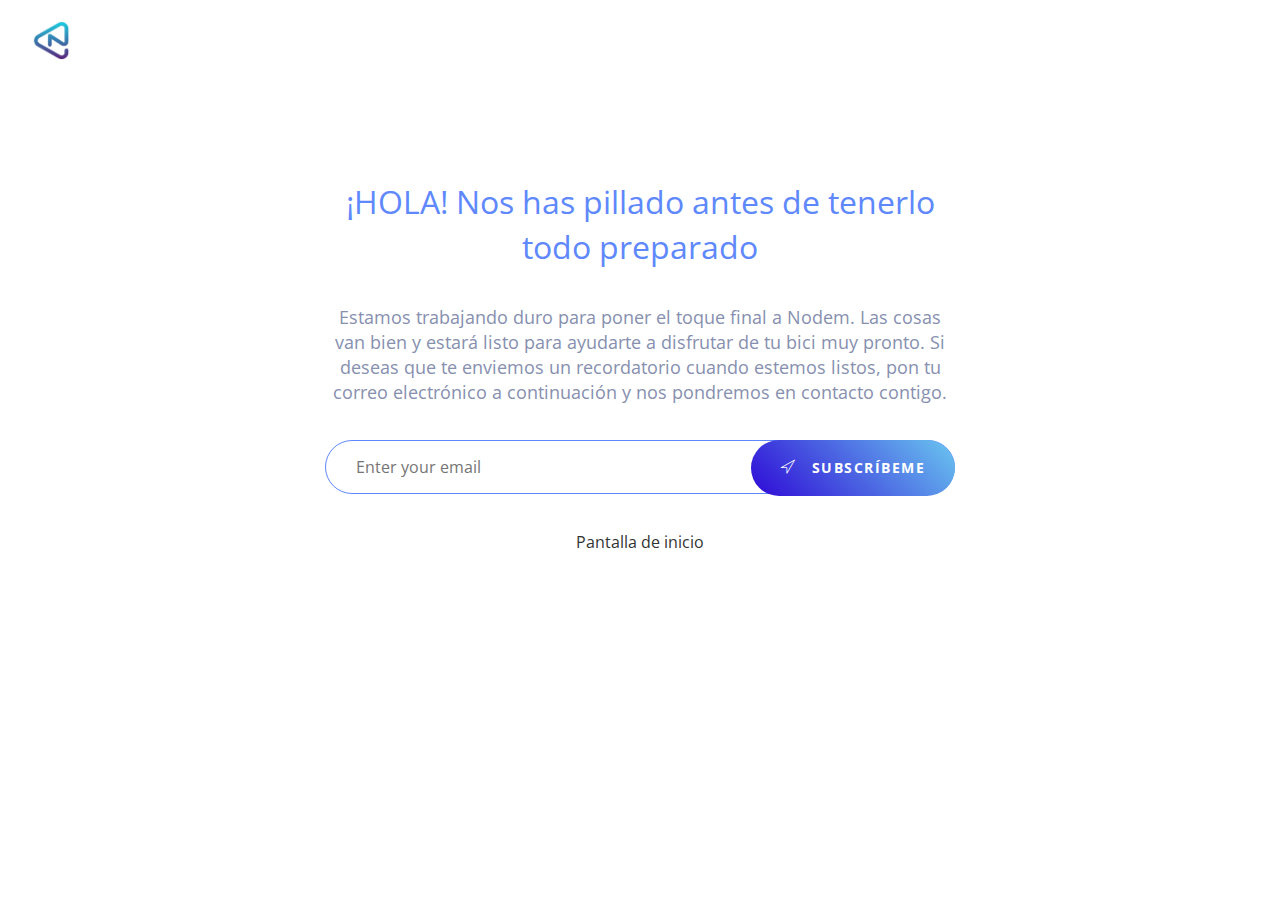
<file: popup-spanish.html>
<!doctype html>
<html class="no-js" lang="zxx">

<head>
    <!-- Global site tag (gtag.js) - Google Analytics -->
    <script async src="https://www.googletagmanager.com/gtag/js?id=UA-164582734-1"></script>
    <script>
        window.dataLayer = window.dataLayer || [];
        function gtag() { dataLayer.push(arguments); }
        gtag('js', new Date());

        gtag('config', 'UA-164582734-1');
    </script>

    <meta charset="utf-8">
    <meta name="author" content="Sumon Rahman">
    <meta name="description" content="">
    <meta name="keywords" content="HTML,CSS,XML,JavaScript">
    <meta http-equiv="x-ua-compatible" content="ie=edge">
    <meta name="viewport" content="width=device-width, initial-scale=1.0">
    <!-- Title -->
    <title> Download | Nodem </title>
    <!-- Place favicon.ico in the root directory -->
    <link rel="apple-touch-icon" href="images/apple-touch-icon.png">
    <link rel="shortcut icon" type="image/ico" href="images/nodemlogo.png" />
    <!-- Plugin-CSS -->
    <link rel="stylesheet" href="css/bootstrap.min.css">
    <link rel="stylesheet" href="css/owl.carousel.min.css">
    <link rel="stylesheet" href="css/linearicons.css">
    <link rel="stylesheet" href="css/magnific-popup.css">
    <link rel="stylesheet" href="css/animate.css">
    <!-- Main-Stylesheets -->
    <link rel="stylesheet" href="css/normalize.css">
    <link rel="stylesheet" href="style.css">
    <link rel="stylesheet" href="css/responsive.css">
    <script src="js/vendor/modernizr-2.8.3.min.js"></script>
    <!--[if lt IE 9]>
        <script src="//oss.maxcdn.com/html5shiv/3.7.2/html5shiv.min.js"></script>
        <script src="//oss.maxcdn.com/respond/1.4.2/respond.min.js"></script>
    <![endif]-->
</head>

<body data-spy="scroll" data-target=".mainmenu-area">
    <!-- Preloader-content -->
    <div class="preloader">
        <span><i class="lnr lnr-sun"></i></span>
    </div>
    <!-- MainMenu-Area -->
    <nav class="mainmenu-area" data-spy="affix" data-offset-top="200">
        <div class="container-fluid">
            <div class="navbar-header">
                <button type="button" class="navbar-toggle" data-toggle="collapse" data-target="#primary_menu">
                    <span class="icon-bar"></span>
                    <span class="icon-bar"></span>
                    <span class="icon-bar"></span>
                </button>
                <a class="navbar-brand" href="spanish.html"><img src="images/nodemlogo.png" alt="Logo"></a>
            </div>
            <div class="collapse navbar-collapse" id="primary_menu">
                <ul class="nav navbar-nav mainmenu">
                    <li class="active"><a href="#home_page">Home</a></li>
                    <li><a href="#about_page">Nodem</a></li>
                    <li><a href="#features_page">Características</a></li>
                    <!--<li><a href="#gallery_page">G</a></li>-->
                    <!--<li><a href="#price_page">Pricing</a></li>-->
                    <!--<li><a href="#questions_page">FAQ</a></li>-->
                    <!--<li><a href="blog.html">Blog</a></li>-->
                    <li><a href="#contact_page">Contactos</a></li>
                </ul>
                <div class="right-button hidden-xs">
                    <a href="#">Descargar</a>
                </div>
            </div>
        </div>
    </nav>
    <!-- MainMenu-Area-End -->
    <div class=" section-padding">
        <div class="container">
            <div class="row">
                <div class="col-xs-12 col-sm-8 col-sm-offset-2">
                    <div class="subscribe-form text-center">
                        <h3 class="blue-color">¡HOLA! Nos has pillado antes de tenerlo todo preparado</h3>
                        <div class="space-20"></div>
                        <h4> Estamos trabajando duro para poner el toque final a Nodem. Las cosas van bien y
                        estará listo para ayudarte a disfrutar de tu bici muy pronto. Si deseas que te enviemos un recordatorio cuando
                        estemos listos, pon tu correo electrónico a continuación y nos pondremos en contacto contigo.
                        </h4>
                        <div class="space-20"></div>
                        <form method="POST" action="https://formspree.io/edgargc.upc@gmail.com">
                            <input type="email" class="control" placeholder="Enter your email" required="required" name="_replyto">
                            <button class="bttn-white active" type="submit"><span class="lnr lnr-location"></span> Subscríbeme</button>
                            <label class="mt10" for="mc-email"></label>
                        </form>
                        <a href="spanish.html"> Pantalla de inicio </a>
                    </div>
                </div>
            </div>
        </div>
    </div>
    <!-- Subscribe-Form-Area -->
    <!--Vendor-JS-->
    <script src="js/vendor/jquery-1.12.4.min.js"></script>
    <script src="js/vendor/jquery-ui.js"></script>
    <script src="js/vendor/bootstrap.min.js"></script>
    <!--Plugin-JS-->
    <script src="js/owl.carousel.min.js"></script>
    <script src="js/contact-form.js"></script>
    <script src="js/ajaxchimp.js"></script>
    <script src="js/scrollUp.min.js"></script>
    <script src="js/magnific-popup.min.js"></script>
    <script src="js/wow.min.js"></script>
    <!--Main-active-JS-->
    <script src="js/main.js"></script>
</body>

</html>
</file>
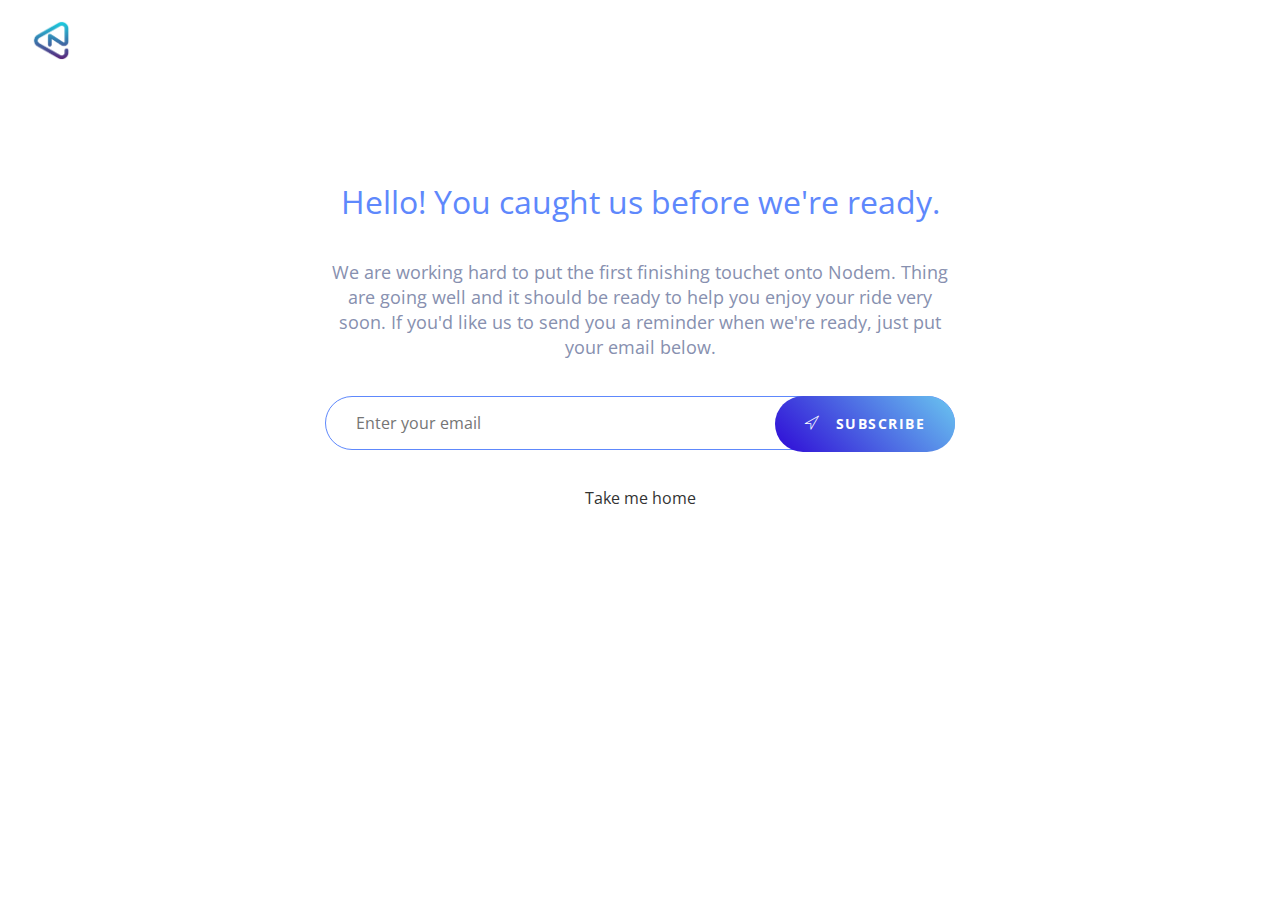
<file: popup.html>
<!doctype html>
<html class="no-js" lang="zxx">

<head>
    <!-- Global site tag (gtag.js) - Google Analytics -->
    <script async src="https://www.googletagmanager.com/gtag/js?id=UA-164582734-1"></script>
    <script>
        window.dataLayer = window.dataLayer || [];
        function gtag() { dataLayer.push(arguments); }
        gtag('js', new Date());

        gtag('config', 'UA-164582734-1');
    </script>

    <meta charset="utf-8">
    <meta name="author" content="Sumon Rahman">
    <meta name="description" content="">
    <meta name="keywords" content="HTML,CSS,XML,JavaScript">
    <meta http-equiv="x-ua-compatible" content="ie=edge">
    <meta name="viewport" content="width=device-width, initial-scale=1.0">
    <!-- Title -->
    <title> Download | Nodem </title>
    <!-- Place favicon.ico in the root directory -->
    <link rel="apple-touch-icon" href="images/apple-touch-icon.png">
    <link rel="shortcut icon" type="image/ico" href="images/nodemlogo.png" />
    <!-- Plugin-CSS -->
    <link rel="stylesheet" href="css/bootstrap.min.css">
    <link rel="stylesheet" href="css/owl.carousel.min.css">
    <link rel="stylesheet" href="css/linearicons.css">
    <link rel="stylesheet" href="css/magnific-popup.css">
    <link rel="stylesheet" href="css/animate.css">
    <!-- Main-Stylesheets -->
    <link rel="stylesheet" href="css/normalize.css">
    <link rel="stylesheet" href="style.css">
    <link rel="stylesheet" href="css/responsive.css">
    <script src="js/vendor/modernizr-2.8.3.min.js"></script>
    <!--[if lt IE 9]>
        <script src="//oss.maxcdn.com/html5shiv/3.7.2/html5shiv.min.js"></script>
        <script src="//oss.maxcdn.com/respond/1.4.2/respond.min.js"></script>
    <![endif]-->
</head>

<body data-spy="scroll" data-target=".mainmenu-area">
    <!-- Preloader-content -->
    <div class="preloader">
        <span><i class="lnr lnr-sun"></i></span>
    </div>
    <!-- MainMenu-Area -->
    <nav class="mainmenu-area" data-spy="affix" data-offset-top="200">
        <div class="container-fluid">
            <div class="navbar-header">
                <button type="button" class="navbar-toggle" data-toggle="collapse" data-target="#primary_menu">
                    <span class="icon-bar"></span>
                    <span class="icon-bar"></span>
                    <span class="icon-bar"></span>
                </button>
                <a class="navbar-brand" href="index.html"><img src="images/nodemlogo.png" alt="Logo"></a>
            </div>
            <div class="collapse navbar-collapse" id="primary_menu">
                <ul class="nav navbar-nav mainmenu">
                    <li class="active"><a href="#home_page">Home</a></li>
                    <li><a href="#about_page">About</a></li>
                    <li><a href="#features_page">Features</a></li>
                    <li><a href="#gallery_page">Gallery</a></li>
                    <!--<li><a href="#price_page">Pricing</a></li>-->
                    <!--<li><a href="#questions_page">FAQ</a></li>-->
                    <!--<li><a href="blog.html">Blog</a></li>-->
                    <li><a href="#contact_page">Contacts</a></li>
                </ul>
                <div class="right-button hidden-xs">
                    <a href="#">Download</a>
                </div>
            </div>
        </div>
    </nav>
    <!-- MainMenu-Area-End -->
    <div class=" section-padding">
        <div class="container">
            <div class="row">
                <div class="col-xs-12 col-sm-8 col-sm-offset-2">
                    <div class="subscribe-form text-center">
                        <h3 class="blue-color">Hello! You caught us before we're ready.</h3>
                        <div class="space-20"></div>
                        <h4>We are working hard to put the first finishing touchet onto Nodem. Thing are going well and it 
                            should be ready to help you enjoy your ride very soon. If you'd like us to send you a reminder when we're ready, just
                            put your email below.
                        </h4>
                        <div class="space-20"></div>
                        <form method="POST" action="https://formspree.io/edgargc.upc@gmail.com">
                            <input type="email" class="control" placeholder="Enter your email" required="required" name="_replyto">
                            <button class="bttn-white active" type="submit"><span class="lnr lnr-location"></span> Subscribe</button>
                            <label class="mt10" for="mc-email"></label>
                        </form>
                        <a href="index"> Take me home </a>
                    </div>
                </div>
            </div>
        </div>
    </div>
    <!-- Subscribe-Form-Area -->
    <!--Vendor-JS-->
    <script src="js/vendor/jquery-1.12.4.min.js"></script>
    <script src="js/vendor/jquery-ui.js"></script>
    <script src="js/vendor/bootstrap.min.js"></script>
    <!--Plugin-JS-->
    <script src="js/owl.carousel.min.js"></script>
    <script src="js/contact-form.js"></script>
    <script src="js/ajaxchimp.js"></script>
    <script src="js/scrollUp.min.js"></script>
    <script src="js/magnific-popup.min.js"></script>
    <script src="js/wow.min.js"></script>
    <!--Main-active-JS-->
    <script src="js/main.js"></script>
</body>

</html>
</file>
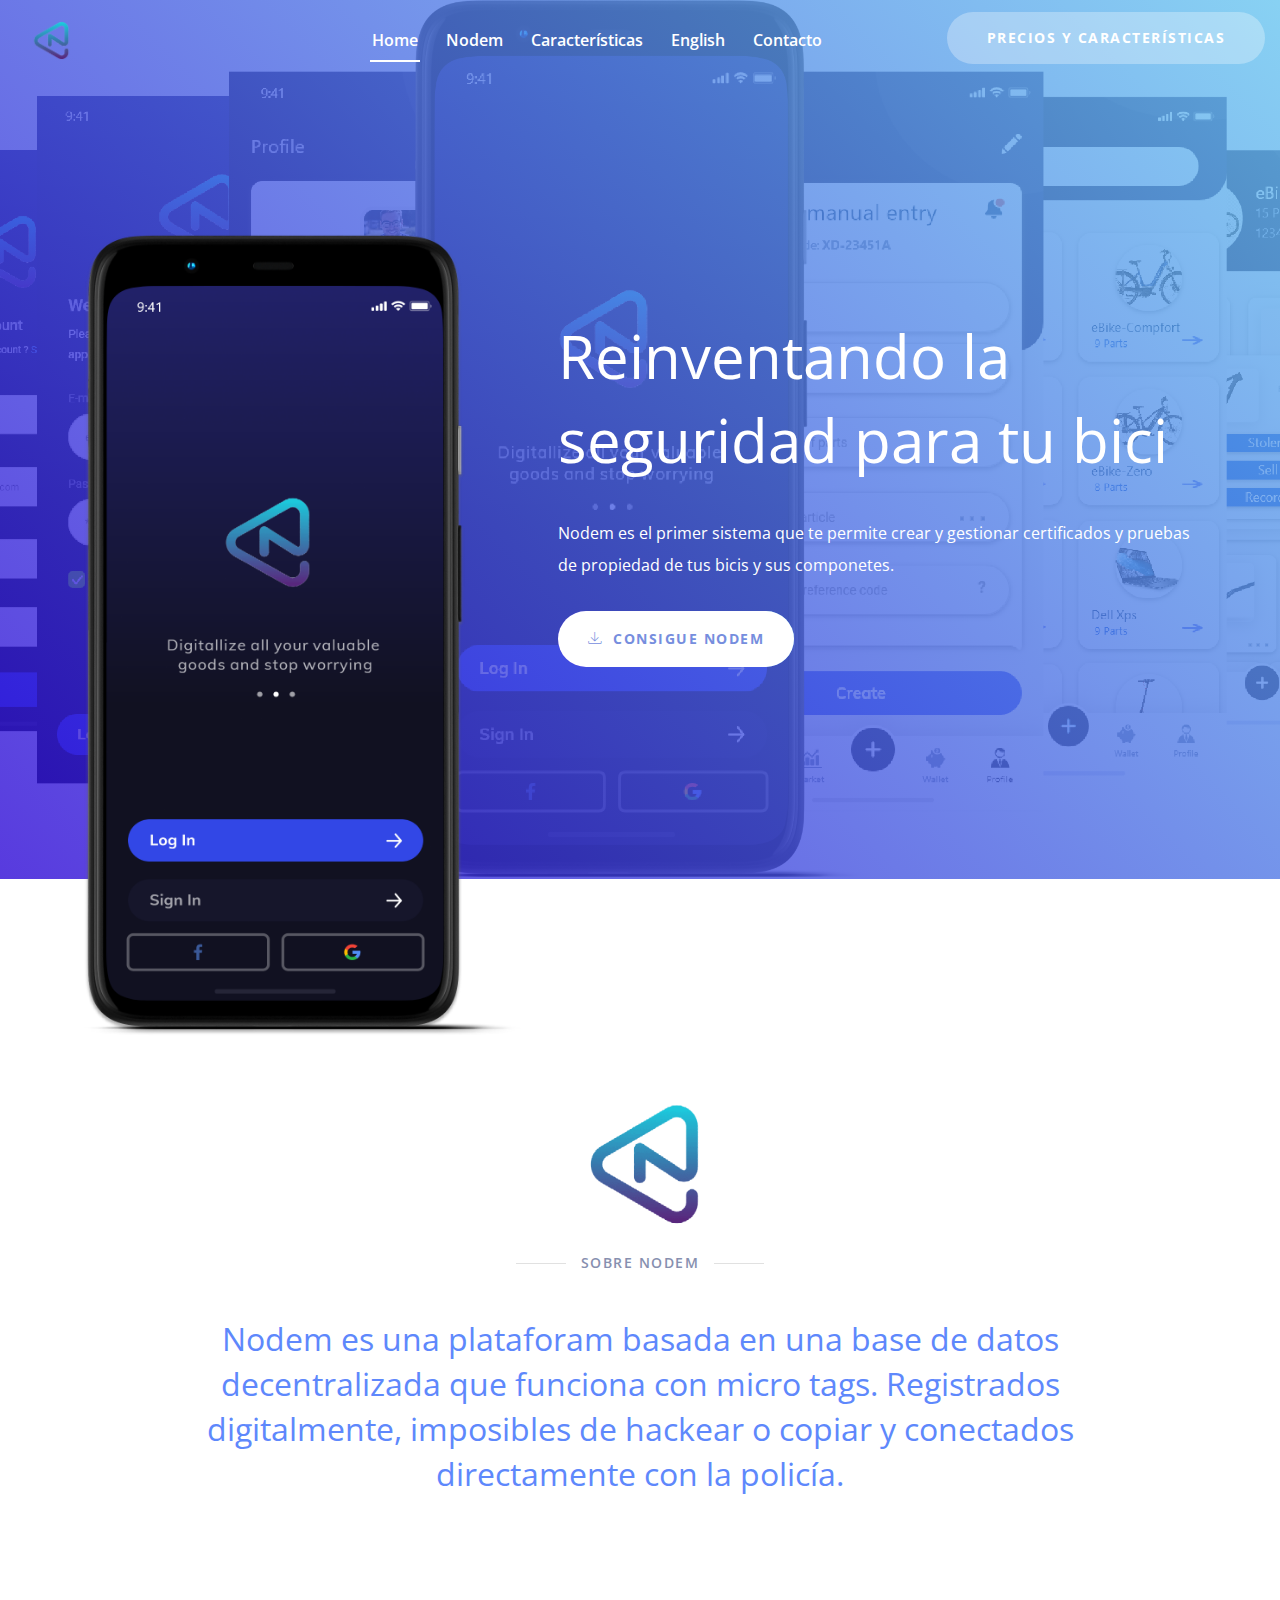
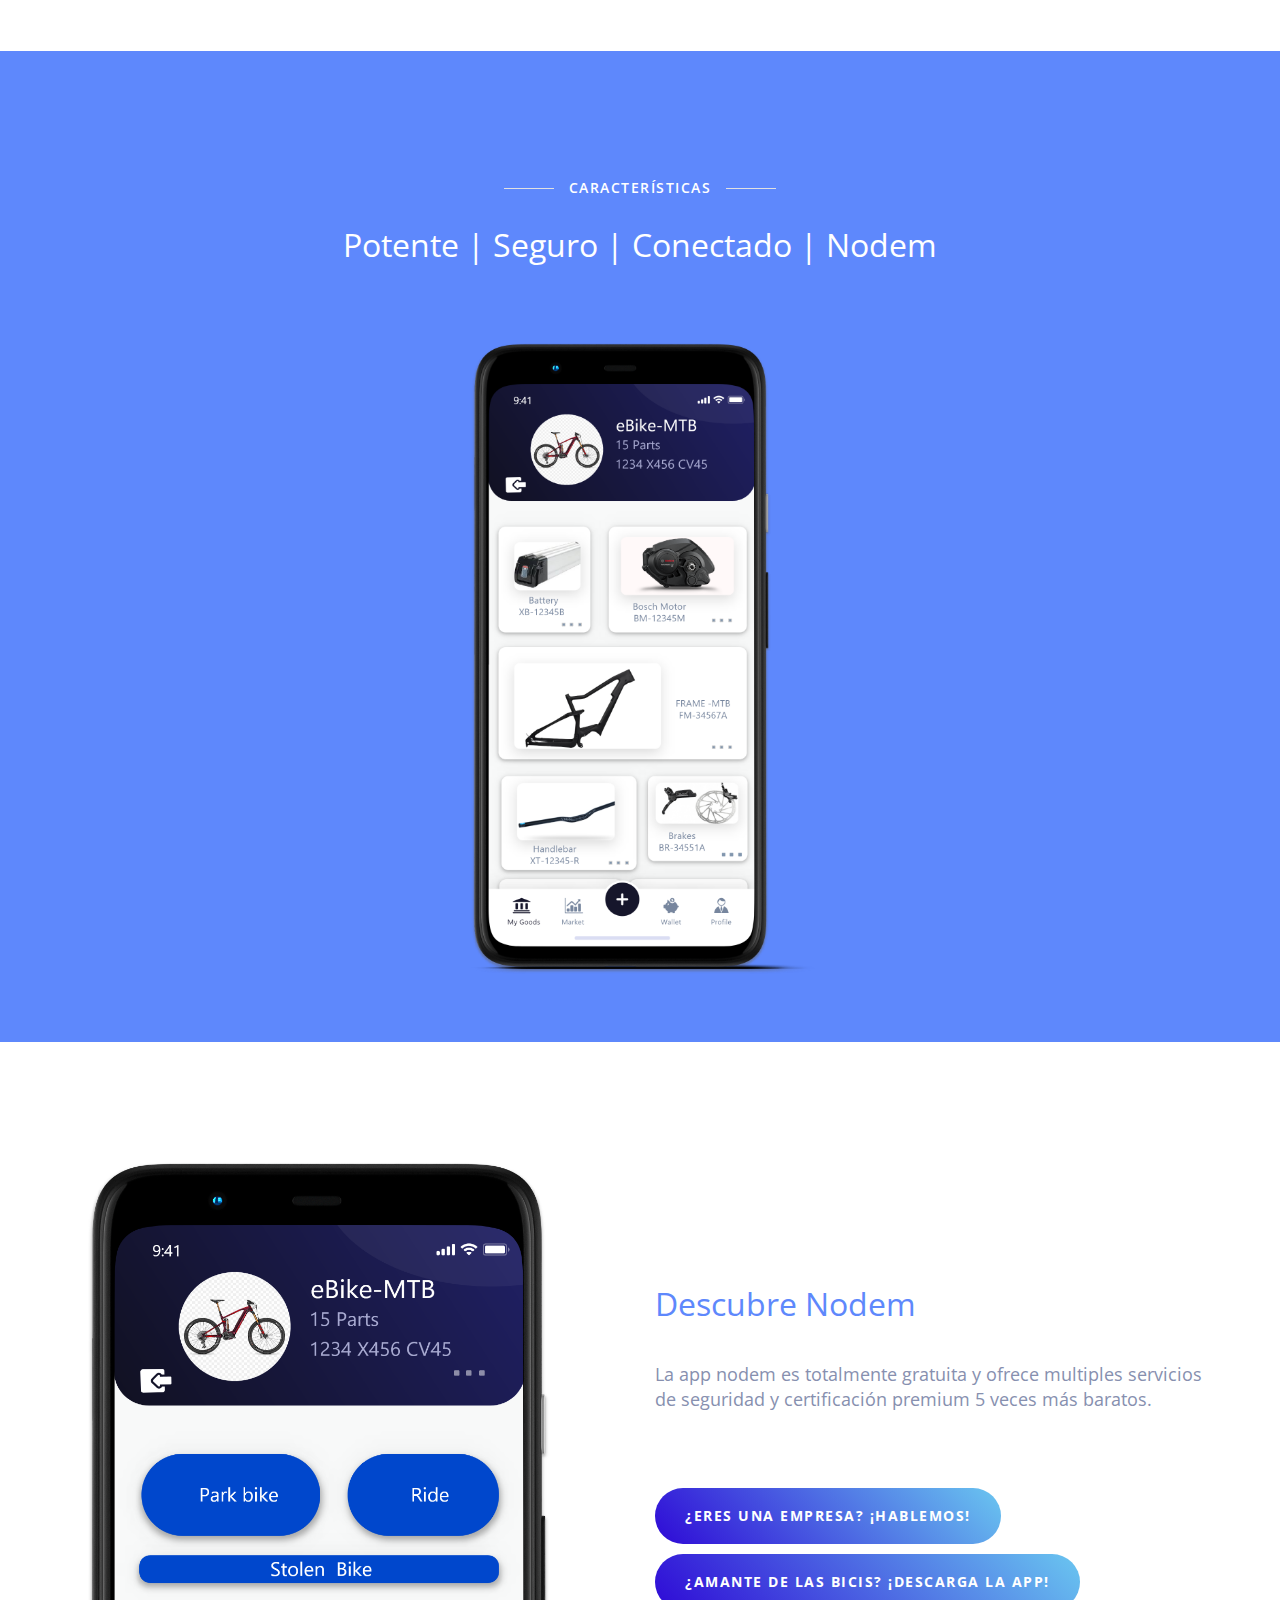
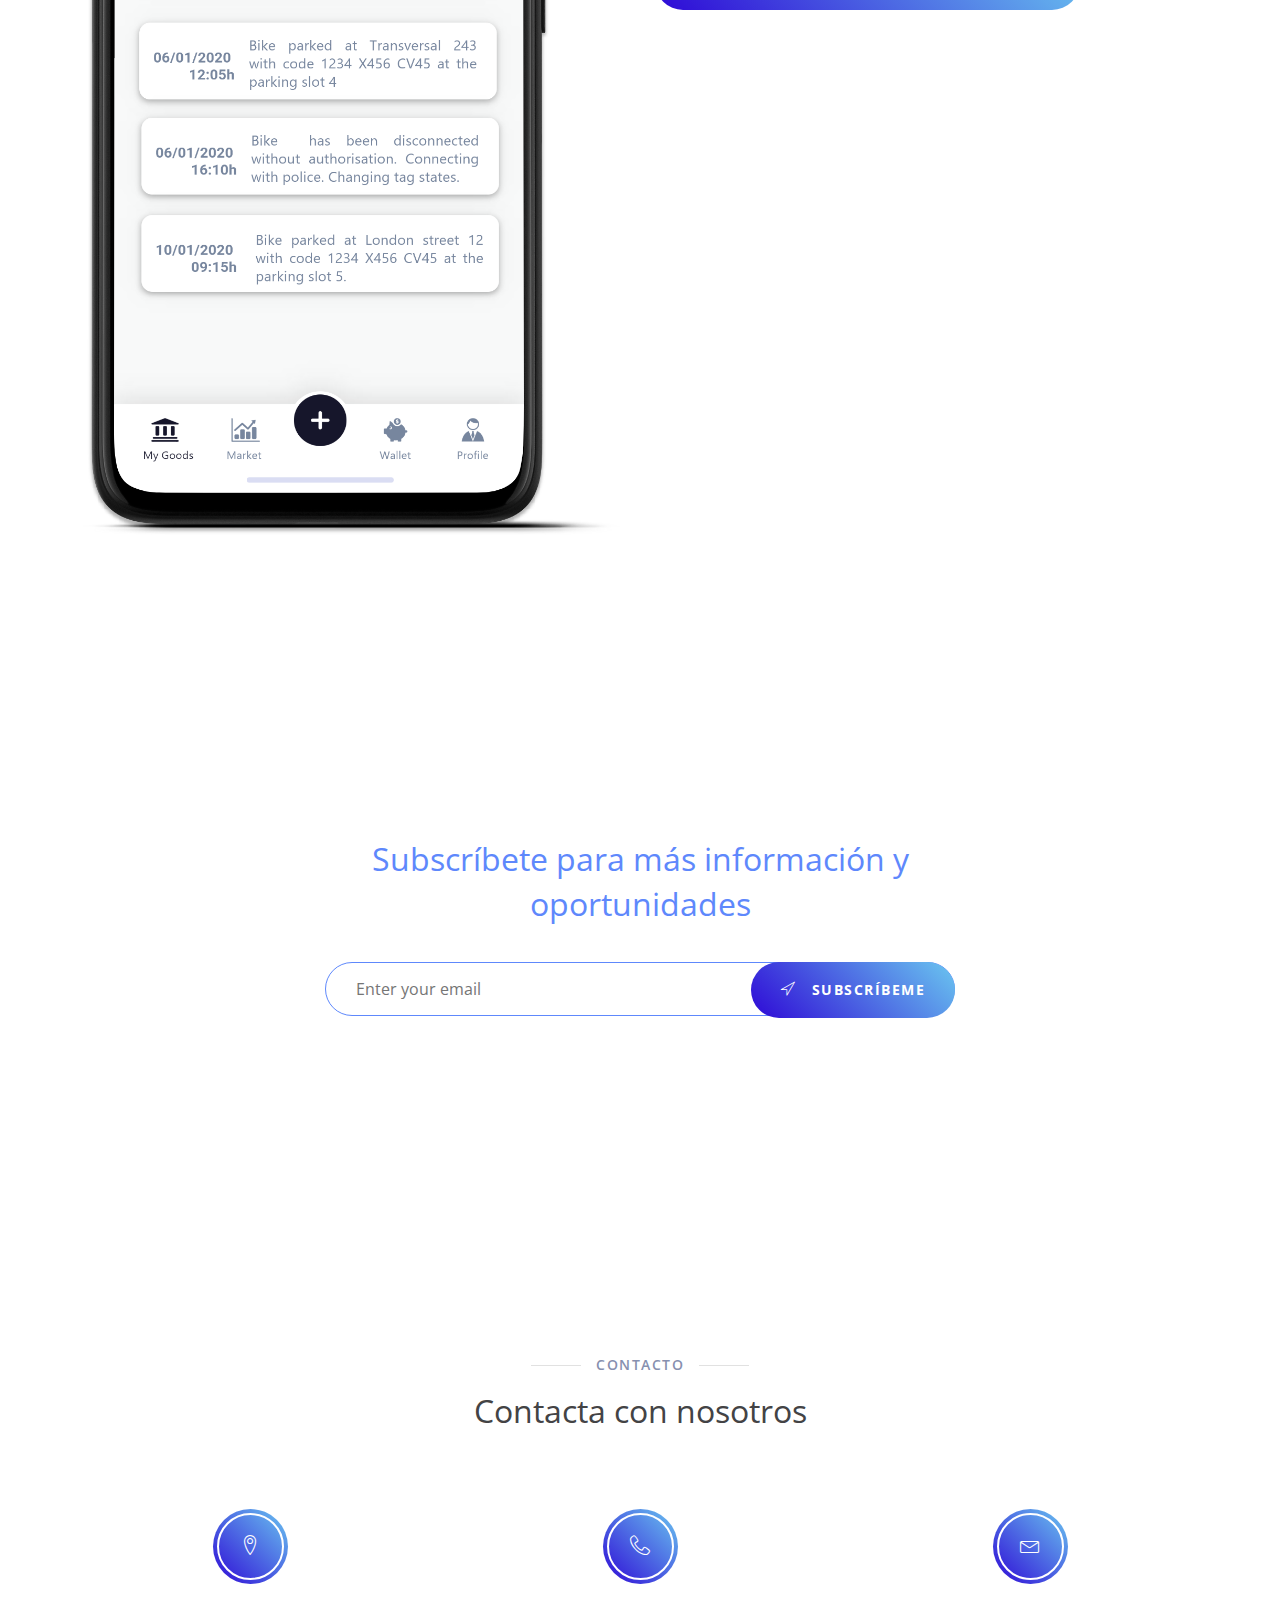
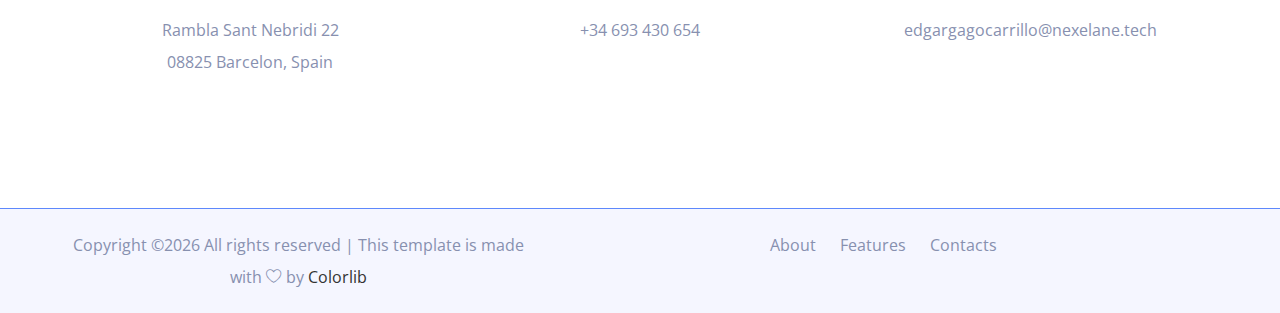
<file: spanish.html>
<!doctype html>
<html class="no-js" lang="es">

<head>
    <!-- Global site tag (gtag.js) - Google Analytics -->
    <script async src="https://www.googletagmanager.com/gtag/js?id=UA-164582734-1"></script>
    <script>
        window.dataLayer = window.dataLayer || [];
        function gtag() { dataLayer.push(arguments); }
        gtag('js', new Date());

        gtag('config', 'UA-164582734-1');
    </script>

    <meta charset="utf-8">
    <meta name="author" content="Nodem">
    <meta name="description" content="">
    <meta name="keywords" content="HTML,CSS,XML,JavaScript">
    <meta http-equiv="x-ua-compatible" content="ie=edge">
    <meta name="viewport" content="width=device-width, initial-scale=1.0">
    <!-- Title -->
    <title> Download | Nodem </title>
    <!-- Place favicon.ico in the root directory -->
    <link rel="apple-touch-icon" href="images/apple-touch-icon.png">
    <link rel="shortcut icon" type="image/ico" href="images/nodemlogo.png" />
    <!-- Plugin-CSS -->
    <link rel="stylesheet" href="css/bootstrap.min.css">
    <link rel="stylesheet" href="css/owl.carousel.min.css">
    <link rel="stylesheet" href="css/linearicons.css">
    <link rel="stylesheet" href="css/magnific-popup.css">
    <link rel="stylesheet" href="css/animate.css">
    <!-- Main-Stylesheets -->
    <link rel="stylesheet" href="css/normalize.css">
    <link rel="stylesheet" href="style.css">
    <link rel="stylesheet" href="css/responsive.css">
    <script src="js/vendor/modernizr-2.8.3.min.js"></script>
    <!--[if lt IE 9]>
        <script src="//oss.maxcdn.com/html5shiv/3.7.2/html5shiv.min.js"></script>
        <script src="//oss.maxcdn.com/respond/1.4.2/respond.min.js"></script>
    <![endif]-->
</head>

<body data-spy="scroll" data-target=".mainmenu-area">
    <!-- Preloader-content -->
    <div class="preloader">
        <span><i class="lnr lnr-sun"></i></span>
    </div>
    <!-- MainMenu-Area -->
    <nav class="mainmenu-area" data-spy="affix" data-offset-top="200">
        <div class="container-fluid">
            <div class="navbar-header">
                <button type="button" class="navbar-toggle" data-toggle="collapse" data-target="#primary_menu">
                    <span class="icon-bar"></span>
                    <span class="icon-bar"></span>
                    <span class="icon-bar"></span>
                </button>
                <a class="navbar-brand" href="#"><img src="images/nodemlogo.png" alt="Logo"></a>
            </div>
            <div class="collapse navbar-collapse" id="primary_menu">
                <ul class="nav navbar-nav mainmenu">
                    <li class="active"><a href="#home_page">Home</a></li>
                    <li><a href="#about_page">Nodem</a></li>
                    <li><a href="#features_page">Características</a></li>
                    <li><a href="index.html">English</a></li>
                    <!--<li><a href="#gallery_page">Gallery</a></li>-->
                    <!--<li><a href="#price_page">Pricing</a></li>-->
                    <!--<li><a href="#questions_page">FAQ</a></li>-->
                    <!--<li><a href="blog.html">Blog</a></li>-->
                    <li><a href="#contact_page">Contacto</a></li>
                </ul>
                <div class="right-button hidden-xs">
                    <a href="popup-spanish.html">Precios y Características</a>
                </div>
            </div>
        </div>
    </nav>
    <!-- MainMenu-Area-End -->
    <!-- Home-Area -->
    <header class="home-area overlay" id="home_page">
        <div class="container">
            <div class="row">
                <div class="col-xs-12 hidden-sm col-md-5">
                    <figure class="mobile-image wow fadeInUp" data-wow-delay="0.2s">
                        <img src="images/iPhonewhite.png" alt="">
                    </figure>
                </div>
                <div class="col-xs-12 col-md-7">
                    <div class="space-80 hidden-xs"></div>
                    <h1 class="wow fadeInUp" data-wow-delay="0.4s">Reinventando la seguridad para tu bici</h1>
                    <div class="space-20"></div>
                    <div class="desc wow fadeInUp" data-wow-delay="0.6s">
                        <p> Nodem es el primer sistema que te permite crear y gestionar certificados y pruebas de propiedad de tus bicis y sus componetes.</p>
                    </div>
                    <div class="space-20"></div>
                    <a href="popup-spanish.html" class="bttn-white wow fadeInUp" data-wow-delay="0.8s"><i class="lnr lnr-download"></i>Consigue Nodem</a>
                </div>
            </div>
        </div>
    </header>
    <!-- Home-Area-End -->
    <!-- About-Area -->
    <section class="section-padding" id="about_page">
        <div class="container">
            <div class="row">
                <div class="col-xs-12 col-md-10 col-md-offset-1">
                    <div class="page-title text-center">
                        <img src="images/nodemlogo.png" width="125" alt="Logo">
                        <div class="space-20"></div>
                        <h5 class="title">Sobre Nodem</h5>
                        <div class="space-30"></div>
                        <h3 class="blue-color">Nodem es una plataforam basada en una base de datos decentralizada  que funciona con micro tags. Registrados digitalmente, imposibles de hackear o copiar y conectados directamente con la policía. </h3>
                        <div class="space-20"></div>
                    </div>
                </div>
            </div>
        </div>
    </section>
    <!-- About-Area-End -->
    <!-- Feature-Area -->
    <section class="feature-area section-padding-top" id="features_page">
        <div class="container">
            <div class="row">
                <div class="col-xs-12 col-sm-8 col-sm-offset-2">
                    <div class="page-title text-center">
                        <h5 class="title">Características</h5>
                        <div class="space-10"></div>
                        <h3> Potente | Seguro | Conectado | Nodem</h3>
                        <div class="space-60"></div>
                    </div>
                </div>
            </div>
            <div class="row">
                <div class="col-xs-12 col-sm-6 col-md-4">
                    <div class="service-box wow fadeInUp" data-wow-delay="0.2s">
                        <div class="box-icon">
                            <i class="lnr lnr-rocket"></i>
                        </div>
                        <h4> Pruebas de propiedad </h4>
                        <p> Certifica la propiedad de tu bici de forma simple. Modifica y transfiere tus certifiados on un simple clic</p>
                    </div>
                    <div class="space-60"></div>
                    <div class="service-box wow fadeInUp" data-wow-delay="0.4s">
                        <div class="box-icon">
                            <i class="lnr lnr-paperclip"></i>
                        </div>
                        <h4> Alta tecnología </h4>
                        <p> Sistema combinado BLE con RFID para detectar de forma rápida o segura si una bici es robada.</p>
                    </div>
                    <div class="space-60"></div>
                    <div class="service-box wow fadeInUp" data-wow-delay="0.6s">
                        <div class="box-icon">
                            <i class="lnr lnr-cloud-download"></i>
                        </div>
                        <h4> Certificados digital  </h4>
                        <p> Nodem trae la gestión y certification del mundo del automóvil a las bicis. Certificados, revisiones pruebas de identidad y mucho más.</p>
                    </div>
                    <div class="space-60"></div>
                </div>
                <div class="hidden-xs hidden-sm col-md-4">
                    <figure class="mobile-image">
                        <img src="images/Pixel-4-XL.png" alt="Feature Photo">
                    </figure>
                </div>
                <div class="col-xs-12 col-sm-6 col-md-4">
                    <div class="service-box wow fadeInUp" data-wow-delay="0.2s">
                        <div class="box-icon">
                            <i class="lnr lnr-layers"></i>
                        </div>
                        <h4> Connectados </h4>
                        <p> Los códigos de tu bici se conectan con nuestro sistema para poder encontrar tu bici más facilmente en tinedas, webs, apps o por los própios usuarios.</p>
                    </div>
                    <div class="space-60"></div>
                    <div class="service-box wow fadeInUp" data-wow-delay="0.4s">
                        <div class="box-icon">
                            <i class="lnr lnr-cart"></i>
                        </div>
                        <h4> Puntos seguros</h4>
                        <p> Descubre puntos seguros para aparcar tu bici utilizando nuestra app.</p>
                    </div>
                    <div class="space-60"></div>
                    <div class="service-box wow fadeInUp" data-wow-delay="0.6s">
                        <div class="box-icon">
                            <i class="lnr lnr-history"></i>
                        </div>
                        <h4> Comunidad </h4>
                        <p> Entra en la comunidad nodem. Ayuda a otros amantes del ciclismo y de la vida sana a mantener su bici segura. </p>
                    </div>
                    <div class="space-60"></div>
                </div>
            </div>
        </div>
    </section>
    <!-- Feature-Area-End -->
    <!-- Download-Area -->
    <div class="section-padding">
        <div class="container">
            <div class="row">
                <div class="col-xs-12 col-sm-6 hidden-sm">
                    <figure class="mobile-image">
                        <img src="images/iphoneprofile.png" alt="">
                    </figure>
                </div>
                <div class="col-xs-12 col-md-6 section-padding">
                    <h3 class="blue-color">Descubre Nodem </h3>
                    <div class="space-20"></div>
                    <h4> La app nodem es totalmente gratuita y ofrece multiples servicios de seguridad y certificación premium 5 veces más baratos. </h4>
                    <div class="space-60"></div>
                    <a href="popup-spanish.html" class="bttn-white active"> ¿Eres una empresa? ¡Hablemos!</a>
                    <a href="popup-spanish.html" class="bttn-white active"> ¿Amante de las bicis? ¡Descarga la app!</a>
                </div>
            </div>
        </div>
    </div>
    <div class=" section-padding">
        <div class="container">
            <div class="row">
                <div class="col-xs-12 col-sm-8 col-sm-offset-2">
                    <div class="subscribe-form text-center">
                        <h3 class="blue-color">Subscríbete para más información y oportunidades</h3>
                        <div class="space-20"></div>
                        <form method="POST" action="https://formspree.io/edgargc.upc@gmail.com">
                            <input type="email" class="control" placeholder="Enter your email" required="required" name="_replyto">
                            <button class="bttn-white active" type="submit"><span class="lnr lnr-location"></span> Subscríbeme </button>
                            <label class="mt10" for="mc-email"></label>
                        </form>
                    </div>
                </div>
            </div>
        </div>
    </div>
    <!-- Subscribe-Form-Area -->
    <!-- Footer-Area -->
    <footer class="footer-area" id="contact_page">
        <div class="section-padding">
            <div class="container">
                <div class="row">
                    <div class="col-xs-12">
                        <div class="page-title text-center">
                            <h5 class="title">contacto</h5>
                            <h3 class="dark-color">Contacta con nosotros</h3>
                            <div class="space-60"></div>
                        </div>
                    </div>
                </div>
                <div class="row">
                    <div class="col-xs-12 col-sm-4">
                        <div class="footer-box">
                            <div class="box-icon">
                                <span class="lnr lnr-map-marker"></span>
                            </div>
                            <p>Rambla Sant Nebridi 22 <br /> 08825 Barcelon, Spain</p>
                        </div>
                        <div class="space-30 hidden visible-xs"></div>
                    </div>
                    <div class="col-xs-12 col-sm-4">
                        <div class="footer-box">
                            <div class="box-icon">
                                <span class="lnr lnr-phone-handset"></span>
                            </div>
                            <p>+34 693 430 654</p>
                        </div>
                        <div class="space-30 hidden visible-xs"></div>
                    </div>
                    <div class="col-xs-12 col-sm-4">
                        <div class="footer-box">
                            <div class="box-icon">
                                <span class="lnr lnr-envelope"></span>
                            </div>
                            <p>edgargagocarrillo@nexelane.tech <br /> 
                            </p>
                        </div>
                    </div>
                </div>
            </div>
        </div>
        <!-- Footer-Bootom -->
        <div class="footer-bottom">
            <div class="container">
                <div class="row">
                    <div class="col-xs-12 col-md-5">
                        <!-- Link back to Colorlib can't be removed. Template is licensed under CC BY 3.0. -->
            <span>Copyright &copy;<script>document.write(new Date().getFullYear());</script> All rights reserved | This template is made with <i class="lnr lnr-heart" aria-hidden="true"></i> by <a href="https://colorlib.com" target="_blank">Colorlib</a></span>
            <!-- Link back to Colorlib can't be removed. Template is licensed under CC BY 3.0. -->
                        <div class="space-30 hidden visible-xs"></div>
                    </div>
                    <div class="col-xs-12 col-md-7">
                        <div class="footer-menu">
                            <ul>
                                <li><a href="#">About</a></li>
                                <!--<li><a href="#">Services</a></li>-->
                                <li><a href="#">Features</a></li>
                                <!--<li><a href="#">Pricing</a></li>-->
                                <!--<li><a href="#">Testimonial</a></li>-->
                                <li><a href="#">Contacts</a></li>
                            </ul>
                        </div>
                    </div>
                </div>
            </div>
        </div>
        <!-- Footer-Bootom-End -->
    </footer>
    <!-- Footer-Area-End -->
    <!--Vendor-JS-->
    <script src="js/vendor/jquery-1.12.4.min.js"></script>
    <script src="js/vendor/jquery-ui.js"></script>
    <script src="js/vendor/bootstrap.min.js"></script>
    <!--Plugin-JS-->
    <script src="js/owl.carousel.min.js"></script>
    <script src="js/contact-form.js"></script>
    <script src="js/ajaxchimp.js"></script>
    <script src="js/scrollUp.min.js"></script>
    <script src="js/magnific-popup.min.js"></script>
    <script src="js/wow.min.js"></script>
    <!--Main-active-JS-->
    <script src="js/main.js"></script>
</body>

</html>
</file>
<file: css/linearicons.css>
@font-face {
	font-family: 'Linearicons-Free';
	src:url('../fonts/Linearicons-Free.eot?w118d');
	src:url('../fonts/Linearicons-Free.eot?#iefixw118d') format('embedded-opentype'),
		url('../fonts/Linearicons-Free.woff2?w118d') format('woff2'),
		url('../fonts/Linearicons-Free.woff?w118d') format('woff'),
		url('../fonts/Linearicons-Free.ttf?w118d') format('truetype'),
		url('../fonts/Linearicons-Free.svg?w118d#Linearicons-Free') format('svg');
	font-weight: normal;
	font-style: normal;
}

.lnr {
	font-family: 'Linearicons-Free';
	speak: none;
	font-style: normal;
	font-weight: normal;
	font-variant: normal;
	text-transform: none;
	line-height: 1;

	/* Better Font Rendering =========== */
	-webkit-font-smoothing: antialiased;
	-moz-osx-font-smoothing: grayscale;
}

.lnr-home:before {
	content: "\e800";
}
.lnr-apartment:before {
	content: "\e801";
}
.lnr-pencil:before {
	content: "\e802";
}
.lnr-magic-wand:before {
	content: "\e803";
}
.lnr-drop:before {
	content: "\e804";
}
.lnr-lighter:before {
	content: "\e805";
}
.lnr-poop:before {
	content: "\e806";
}
.lnr-sun:before {
	content: "\e807";
}
.lnr-moon:before {
	content: "\e808";
}
.lnr-cloud:before {
	content: "\e809";
}
.lnr-cloud-upload:before {
	content: "\e80a";
}
.lnr-cloud-download:before {
	content: "\e80b";
}
.lnr-cloud-sync:before {
	content: "\e80c";
}
.lnr-cloud-check:before {
	content: "\e80d";
}
.lnr-database:before {
	content: "\e80e";
}
.lnr-lock:before {
	content: "\e80f";
}
.lnr-cog:before {
	content: "\e810";
}
.lnr-trash:before {
	content: "\e811";
}
.lnr-dice:before {
	content: "\e812";
}
.lnr-heart:before {
	content: "\e813";
}
.lnr-star:before {
	content: "\e814";
}
.lnr-star-half:before {
	content: "\e815";
}
.lnr-star-empty:before {
	content: "\e816";
}
.lnr-flag:before {
	content: "\e817";
}
.lnr-envelope:before {
	content: "\e818";
}
.lnr-paperclip:before {
	content: "\e819";
}
.lnr-inbox:before {
	content: "\e81a";
}
.lnr-eye:before {
	content: "\e81b";
}
.lnr-printer:before {
	content: "\e81c";
}
.lnr-file-empty:before {
	content: "\e81d";
}
.lnr-file-add:before {
	content: "\e81e";
}
.lnr-enter:before {
	content: "\e81f";
}
.lnr-exit:before {
	content: "\e820";
}
.lnr-graduation-hat:before {
	content: "\e821";
}
.lnr-license:before {
	content: "\e822";
}
.lnr-music-note:before {
	content: "\e823";
}
.lnr-film-play:before {
	content: "\e824";
}
.lnr-camera-video:before {
	content: "\e825";
}
.lnr-camera:before {
	content: "\e826";
}
.lnr-picture:before {
	content: "\e827";
}
.lnr-book:before {
	content: "\e828";
}
.lnr-bookmark:before {
	content: "\e829";
}
.lnr-user:before {
	content: "\e82a";
}
.lnr-users:before {
	content: "\e82b";
}
.lnr-shirt:before {
	content: "\e82c";
}
.lnr-store:before {
	content: "\e82d";
}
.lnr-cart:before {
	content: "\e82e";
}
.lnr-tag:before {
	content: "\e82f";
}
.lnr-phone-handset:before {
	content: "\e830";
}
.lnr-phone:before {
	content: "\e831";
}
.lnr-pushpin:before {
	content: "\e832";
}
.lnr-map-marker:before {
	content: "\e833";
}
.lnr-map:before {
	content: "\e834";
}
.lnr-location:before {
	content: "\e835";
}
.lnr-calendar-full:before {
	content: "\e836";
}
.lnr-keyboard:before {
	content: "\e837";
}
.lnr-spell-check:before {
	content: "\e838";
}
.lnr-screen:before {
	content: "\e839";
}
.lnr-smartphone:before {
	content: "\e83a";
}
.lnr-tablet:before {
	content: "\e83b";
}
.lnr-laptop:before {
	content: "\e83c";
}
.lnr-laptop-phone:before {
	content: "\e83d";
}
.lnr-power-switch:before {
	content: "\e83e";
}
.lnr-bubble:before {
	content: "\e83f";
}
.lnr-heart-pulse:before {
	content: "\e840";
}
.lnr-construction:before {
	content: "\e841";
}
.lnr-pie-chart:before {
	content: "\e842";
}
.lnr-chart-bars:before {
	content: "\e843";
}
.lnr-gift:before {
	content: "\e844";
}
.lnr-diamond:before {
	content: "\e845";
}
.lnr-linearicons:before {
	content: "\e846";
}
.lnr-dinner:before {
	content: "\e847";
}
.lnr-coffee-cup:before {
	content: "\e848";
}
.lnr-leaf:before {
	content: "\e849";
}
.lnr-paw:before {
	content: "\e84a";
}
.lnr-rocket:before {
	content: "\e84b";
}
.lnr-briefcase:before {
	content: "\e84c";
}
.lnr-bus:before {
	content: "\e84d";
}
.lnr-car:before {
	content: "\e84e";
}
.lnr-train:before {
	content: "\e84f";
}
.lnr-bicycle:before {
	content: "\e850";
}
.lnr-wheelchair:before {
	content: "\e851";
}
.lnr-select:before {
	content: "\e852";
}
.lnr-earth:before {
	content: "\e853";
}
.lnr-smile:before {
	content: "\e854";
}
.lnr-sad:before {
	content: "\e855";
}
.lnr-neutral:before {
	content: "\e856";
}
.lnr-mustache:before {
	content: "\e857";
}
.lnr-alarm:before {
	content: "\e858";
}
.lnr-bullhorn:before {
	content: "\e859";
}
.lnr-volume-high:before {
	content: "\e85a";
}
.lnr-volume-medium:before {
	content: "\e85b";
}
.lnr-volume-low:before {
	content: "\e85c";
}
.lnr-volume:before {
	content: "\e85d";
}
.lnr-mic:before {
	content: "\e85e";
}
.lnr-hourglass:before {
	content: "\e85f";
}
.lnr-undo:before {
	content: "\e860";
}
.lnr-redo:before {
	content: "\e861";
}
.lnr-sync:before {
	content: "\e862";
}
.lnr-history:before {
	content: "\e863";
}
.lnr-clock:before {
	content: "\e864";
}
.lnr-download:before {
	content: "\e865";
}
.lnr-upload:before {
	content: "\e866";
}
.lnr-enter-down:before {
	content: "\e867";
}
.lnr-exit-up:before {
	content: "\e868";
}
.lnr-bug:before {
	content: "\e869";
}
.lnr-code:before {
	content: "\e86a";
}
.lnr-link:before {
	content: "\e86b";
}
.lnr-unlink:before {
	content: "\e86c";
}
.lnr-thumbs-up:before {
	content: "\e86d";
}
.lnr-thumbs-down:before {
	content: "\e86e";
}
.lnr-magnifier:before {
	content: "\e86f";
}
.lnr-cross:before {
	content: "\e870";
}
.lnr-menu:before {
	content: "\e871";
}
.lnr-list:before {
	content: "\e872";
}
.lnr-chevron-up:before {
	content: "\e873";
}
.lnr-chevron-down:before {
	content: "\e874";
}
.lnr-chevron-left:before {
	content: "\e875";
}
.lnr-chevron-right:before {
	content: "\e876";
}
.lnr-arrow-up:before {
	content: "\e877";
}
.lnr-arrow-down:before {
	content: "\e878";
}
.lnr-arrow-left:before {
	content: "\e879";
}
.lnr-arrow-right:before {
	content: "\e87a";
}
.lnr-move:before {
	content: "\e87b";
}
.lnr-warning:before {
	content: "\e87c";
}
.lnr-question-circle:before {
	content: "\e87d";
}
.lnr-menu-circle:before {
	content: "\e87e";
}
.lnr-checkmark-circle:before {
	content: "\e87f";
}
.lnr-cross-circle:before {
	content: "\e880";
}
.lnr-plus-circle:before {
	content: "\e881";
}
.lnr-circle-minus:before {
	content: "\e882";
}
.lnr-arrow-up-circle:before {
	content: "\e883";
}
.lnr-arrow-down-circle:before {
	content: "\e884";
}
.lnr-arrow-left-circle:before {
	content: "\e885";
}
.lnr-arrow-right-circle:before {
	content: "\e886";
}
.lnr-chevron-up-circle:before {
	content: "\e887";
}
.lnr-chevron-down-circle:before {
	content: "\e888";
}
.lnr-chevron-left-circle:before {
	content: "\e889";
}
.lnr-chevron-right-circle:before {
	content: "\e88a";
}
.lnr-crop:before {
	content: "\e88b";
}
.lnr-frame-expand:before {
	content: "\e88c";
}
.lnr-frame-contract:before {
	content: "\e88d";
}
.lnr-layers:before {
	content: "\e88e";
}
.lnr-funnel:before {
	content: "\e88f";
}
.lnr-text-format:before {
	content: "\e890";
}
.lnr-text-format-remove:before {
	content: "\e891";
}
.lnr-text-size:before {
	content: "\e892";
}
.lnr-bold:before {
	content: "\e893";
}
.lnr-italic:before {
	content: "\e894";
}
.lnr-underline:before {
	content: "\e895";
}
.lnr-strikethrough:before {
	content: "\e896";
}
.lnr-highlight:before {
	content: "\e897";
}
.lnr-text-align-left:before {
	content: "\e898";
}
.lnr-text-align-center:before {
	content: "\e899";
}
.lnr-text-align-right:before {
	content: "\e89a";
}
.lnr-text-align-justify:before {
	content: "\e89b";
}
.lnr-line-spacing:before {
	content: "\e89c";
}
.lnr-indent-increase:before {
	content: "\e89d";
}
.lnr-indent-decrease:before {
	content: "\e89e";
}
.lnr-pilcrow:before {
	content: "\e89f";
}
.lnr-direction-ltr:before {
	content: "\e8a0";
}
.lnr-direction-rtl:before {
	content: "\e8a1";
}
.lnr-page-break:before {
	content: "\e8a2";
}
.lnr-sort-alpha-asc:before {
	content: "\e8a3";
}
.lnr-sort-amount-asc:before {
	content: "\e8a4";
}
.lnr-hand:before {
	content: "\e8a5";
}
.lnr-pointer-up:before {
	content: "\e8a6";
}
.lnr-pointer-right:before {
	content: "\e8a7";
}
.lnr-pointer-down:before {
	content: "\e8a8";
}
.lnr-pointer-left:before {
	content: "\e8a9";
}
</file>
<file: style.css>
/*-----------------------------------------------------------------------------------
Template Name: Appy HTML5 Template,
Template URI: http://www.themectg.com
Description: This is html5 template
Author: Ashekur Rahman Hridoy
Author URI: http://www.facebook.com/ashekur.rahman.hridoy
Version: 1.0
-----------------------------------------------------------------------------------
CSS INDEX
===================
1. Google font
2. Theme Default CSS
3. Button-Style
4. Helper-Classes
5. MainMenu-Area
6. Page-Title
7. Home-Area
8. Progress-Area
9. Video-Area
10. Feature-Area
11. Service-Box
12. Testimonial-Area
13. Gallery-Area
14. Download-Area
15. Price-Area
16. Questions-area
17. Subscribe-Form
18. Footer-Area
19. ScrollUp-Button
20. Blog-Post
21. Pagination
22. Comment-Respond
23. Form-Stype
-----------------------------------------------------------------------------------*/

/*-----------------
1. Google font
------------------*/

@import url('https://fonts.googleapis.com/css?family=Open+Sans:300,400,400i,600,700,800');

/*-------------------
2. Theme Default CSS
--------------------*/

* {
    outline: none;
}

a {
    text-decoration: none;
    outline: none;
    -webkit-transition: 0.4s;
    -o-transition: 0.4s;
    transition: 0.4s;
    color: #333333;
}

input:focus,
button:focus,
a:focus,
a:hover {
    text-decoration: none;
    outline: none;
    color: #768ede;
}

img {
    max-width: 100%;
    height: auto;
}

h1,
h2,
h3,
h4,
h5,
h6 {
    margin: 0 0 15px;
    font-weight: 400;
    line-height: 1.4em;
}

h1 {
    font-size: 60px;
}

h2 {
    font-size: 50px;
}

h3 {
    font-size: 32px;
}

html,
body {
    height: 100%
}

body {
    font-family: 'Open Sans', sans-serif;
    font-weight: 400;
    font-size: 16px;
    line-height: 32px;
    color: #8790af;
}


/* Remove Chrome Input Field's Unwanted Yellow Background Color */

input:-webkit-autofill,
input:-webkit-autofill:hover,
input:-webkit-autofill:focus {
    -webkit-box-shadow: 0 0 0px 1000px white inset !important;
}

/*-- 3. Button-Style --*/

.bttn-white {
    position: relative;
    background: rgb(46, 9, 214);
    background: -webkit-linear-gradient(45deg, rgba(46, 9, 214) 0%, rgba(106, 198, 240, 1) 100%);
    background: -o-linear-gradient(45deg, rgba(46, 9, 214) 0%, rgba(106, 198, 240, 1) 100%);
    background: linear-gradient(45deg, rgba(46, 9, 214) 0%, rgba(106, 198, 240, 1) 100%);
    filter: progid:DXImageTransform.Microsoft.gradient( startColorstr='#482cbf', endColorstr='#6ac6f0', GradientType=1);
    overflow: hidden;
    z-index: 1;
    margin-right: 10px;
    border: none;
}

.bttn-white img {
    height: 20px;
    margin-right: 5px;
    margin-top: -5px;
    display: inline-block;
}



.bttn-white:before {
    content: "";
    position: absolute;
    left: 0;
    top: 0;
    width: 100%;
    height: 100%;
    background-color: #ffffff;
    z-index: -1;
    -webkit-transition: 0.3s;
    -o-transition: 0.3s;
    transition: 0.3s;
    opacity: 1;
}

.bttn-white.active,
.bttn-white:hover {
    color: #ffffff;
}

.bttn-white.active:before,
.bttn-white:hover:before {
    opacity: 0;
}

.bttn-default,
.bttn-white {
    padding: 12px 30px;
    background-color: #ffffff;
    display: inline-block;
    color: #768ede;
    text-transform: uppercase;
    border-radius: 50px;
    letter-spacing: 1.5px;
    font-weight: 700;
    font-size: 14px;
    -webkit-transition: 0.3s;
    -o-transition: 0.3s;
    transition: 0.3s;
    border: none;
}

.bttn-default .lnr,
.bttn-white .lnr {
    margin-right: 10px;
}


.bttn-default {
    padding: 12px 40px;
    /* Permalink - use to edit and share this gradient: http://colorzilla.com/gradient-editor/#482cbf+0,6ac6f0+100 */
    background: rgb(46, 9, 214);
    /* Old browsers */
    /* FF3.6-15 */
    background: -webkit-linear-gradient(45deg, rgba(72, 44, 191, 1) 0%, rgba(106, 198, 240, 1) 100%);
    /* Chrome10-25,Safari5.1-6 */
    background: -o-linear-gradient(45deg, rgba(72, 44, 191, 1) 0%, rgba(106, 198, 240, 1) 100%);
    background: linear-gradient(45deg, rgba(72, 44, 191, 1) 0%, rgba(106, 198, 240, 1) 100%);
    /* W3C, IE10+, FF16+, Chrome26+, Opera12+, Safari7+ */
    filter: progid:DXImageTransform.Microsoft.gradient( startColorstr='#482cbf', endColorstr='#6ac6f0', GradientType=1);
    color: #ffffff;
    -webkit-box-shadow: 0 0 0 0 rgba(0, 0, 0, 0.1);
    box-shadow: 0 0 0 0 rgba(0, 0, 0, 0.1);
    -webkit-transform: translateY(0);
    -ms-transform: translateY(0);
    transform: translateY(0);
}

.bttn-default:hover {
    color: #ffffff;
    -webkit-box-shadow: 0 25px 50px -20px rgba(0, 0, 0, 0.6);
    box-shadow: 0 25px 50px -20px rgba(0, 0, 0, 0.6);
    -webkit-transform: translateY(-5px);
    -ms-transform: translateY(-5px);
    transform: translateY(-5px);
}

.sq {
    border-radius: 3px !important;
}


/*-- 4. Helper-Classes --*/

.section-padding-top {
    padding-top: 120px;
}

.section-padding {
    padding-top: 120px;
    padding-bottom: 120px;
}

.upper {
    text-transform: uppercase;
}

.angle,
.overlay {
    position: relative;
    z-index: 1;
}

.overlay:before {
    content: "";
    position: absolute;
    left: 0;
    top: 0;
    width: 100%;
    height: 100%;
    /* Permalink - use to edit and share this gradient: http://colorzilla.com/gradient-editor/#482cbf+0,6ac6f0+100 */
    background: rgb(46, 9, 214);
    /* Old browsers */
    /* FF3.6-15 */
    background: -webkit-linear-gradient(45deg, rgb(46, 9, 214) 0%, rgba(106, 198, 240, 1) 100%);
    /* Chrome10-25,Safari5.1-6 */
    background: -o-linear-gradient(45deg, rgba(46, 9, 214) 0%, rgba(106, 198, 240, 1) 100%);
    background: linear-gradient(45deg, rgba(46, 9, 214) 0%, rgba(106, 198, 240, 1) 100%);
    /* W3C, IE10+, FF16+, Chrome26+, Opera12+, Safari7+ */
    filter: progid:DXImageTransform.Microsoft.gradient( startColorstr='#482cbf', endColorstr='#6ac6f0', GradientType=1);
    opacity: 0.8;
    /* IE6-9 fallback on horizontal gradient */
    z-index: -2;
}

.angle:after {
    content: "";
    position: absolute;
    left: 0;
    bottom: 0;
    width: 100%;
    height: 150px;
    background: rgba(0, 0, 0, 0) -webkit-linear-gradient(left bottom, #ffffff 50%, transparent 50%) repeat scroll 0 0;
    background: rgba(0, 0, 0, 0) -webkit-gradient(linear, left bottom, right top, color-stop(50%, #ffffff), color-stop(50%, transparent)) repeat scroll 0 0;
    background: rgba(0, 0, 0, 0) -o-linear-gradient(left bottom, #ffffff 50%, transparent 50%) repeat scroll 0 0;
    background: rgba(0, 0, 0, 0) linear-gradient(to right top, #ffffff 50%, transparent 50%) repeat scroll 0 0;
    z-index: -1;
}

.dark-color {
    color: #434345
}

.blue-color {
    color: #5e88fc;
}

.white-color {
    color: #ffffff !important;
}

.gray-bg {
    background-color: #f5f6ff;
}

/*-- 5. MainMenu-Area --*/

.mainmenu-area {
    position: absolute;
    left: 0;
    top: 0;
    width: 100%;
    z-index: 9999;
    padding: 20px 140px 15px 0;
    background: transparent;
    -webkit-transition: 0.3s;
    -o-transition: 0.3s;
    transition: 0.3s;
}

.mainmenu-area:before {
    content: '';
    position: absolute;
    left: 0;
    top: 0;
    width: 100%;
    height: 100%;
    background: rgb(72, 44, 191);
    background: -webkit-linear-gradient(45deg, rgba(46, 9, 214) 0%, rgba(106, 198, 240, 1) 100%);
    background: -o-linear-gradient(45deg, rgba(46, 9, 214) 0%, rgba(106, 198, 240, 1) 100%);
    background: linear-gradient(45deg, rgba(46, 9, 214) 0%, rgba(106, 198, 240, 1) 100%);
    filter: progid:DXImageTransform.Microsoft.gradient( startColorstr='#482cbf', endColorstr='#6ac6f0', GradientType=1);
    z-index: -1;
    opacity: 0;
    -webkit-transition: 0.3s;
    -o-transition: 0.3s;
    transition: 0.3s;
}

.mainmenu-area.affix {
    position: fixed;
    top: 0;
}

.mainmenu-area.affix:before {
    opacity: 1;
}

.mainmenu-area .right-button {
    position: absolute;
    right: 15px;
    top: 12px;
}

.mainmenu-area .right-button a {
    color: #ffffff;
    padding: 10px 40px;
    border-radius: 50px;
    background-color: rgba(255, 255, 255, 0.3);
    display: inline-block;
    text-transform: uppercase;
    letter-spacing: 1.5px;
    font-weight: 700;
    font-size: 14px;
}

.mainmenu-area .right-button a:hover {
    background-color: rgba(255, 255, 255, 1);
    color: #768ede;
}

.mainmenu-area ul.mainmenu {
    text-align: center;
    float: none;
    display: block;
}

.mainmenu-area ul.mainmenu li {
    float: none;
    display: inline-block;
    text-align: center;
}

.mainmenu-area ul.nav.navbar-nav li a {
    color: #ffffff;
    padding: 10px 2px;
    text-transform: capitalize;
    background: transparent;
    font-weight: 600;
    border-bottom: 2px solid transparent;
    margin: 0 15px;
}

.mainmenu-area ul.nav.navbar-nav li a:hover,
.mainmenu-area ul.nav.navbar-nav li.active a {
    border-bottom-color: #ffffff;
}

.mainmenu-area .navbar-brand {
    height: auto;
    padding: 0 15px;
}

.mainmenu-area .navbar-brand img {
    height: 40px;
}

/*-- 6. Page-Title --*/

.page-title .title {
    position: relative;
    display: inline-block;
    text-transform: uppercase;
    letter-spacing: 1.5px;
    color: #8790af;
    font-weight: 600;
}

.text-center.page-title .title:before,
.page-title .title:after {
    content: '';
    width: 50px;
    height: 1px;
    display: inline-block;
    background-color: #e1e1e1;
    margin: 0 15px;
    -webkit-transform: translateY(-4px);
    -ms-transform: translateY(-4px);
    transform: translateY(-4px);
}

/*-- 7. Home-Area --*/

.home-area {
    width: 100%;
    background: url('images/TODO.png') no-repeat scroll center bottom / cover;
    padding-top: 26vh;
    color: #ffffff;
    margin-bottom: 100px;
}

.home-area .mobile-image {
    margin-right: 0;
    margin-left: 0;
    margin-bottom: -158px;
}

/*-- 8. Progress-Area --*/

.progress-area {
    background-image: url('images/progress-bg.jpg');
    background-repeat: no-repeat;
    background-position: right center;
    background-size: auto 100%;
    margin-top: 90px;
    margin-bottom: 220px;
}

.progress-area .mobile-image {
    margin-top: -90px;
    margin-bottom: -153px;
}

/*-- 9. Video-Area --*/

.video-area {
    background-image: url('images/video-bg.jpg');
    background-repeat: no-repeat;
    background-position: left center;
    background-size: auto 100%;
    margin-bottom: 120px;
}

.video-photo {
    position: relative;
    border-radius: 5px;
    overflow: hidden;
}

.video-photo > img {
    width: 100%;
}

.video-area a.video-button {
    position: absolute;
    top: 50%;
    left: 50%;
    -webkit-transform: translate(-50%, -50%);
    -ms-transform: translate(-50%, -50%);
    transform: translate(-50%, -50%);
    border-radius: 50%;
}

/*-- 10. Feature-Area --*/

.feature-area {
    color: #ffffff;
    background-color: #5e88fc;
    background-image: url('images/feature-bg.png');
    background-position: bottom -120px center;
    background-repeat: no-repeat;
    background-size: auto 94%;
    margin-bottom: 142px;
}

.feature-area .page-title .title {
    color: #ffffff;
}

.feature-area .mobile-image {
    margin-bottom: -142px;
}

/*-- 11. Service-Box --*/

.service-box {
    position: relative;
    padding-left: 100px;
}

.team-slide .owl-controls .owl-nav > div,
.service-box .box-icon {
    position: absolute;
    left: 0;
    top: 0;
    width: 70px;
    height: 70px;
    border-radius: 100%;
    text-align: center;
    font-size: 20px;
    line-height: 72px;
    /* Permalink - use to edit and share this gradient: http://colorzilla.com/gradient-editor/#482cbf+0,6ac6f0+100 */
    background: rgb(46, 9, 214);
    /* Old browsers */
    /* FF3.6-15 */
    background: -webkit-linear-gradient(45deg, rgba(46, 9, 214) 0%, rgba(106, 198, 240, 1) 100%);
    /* Chrome10-25,Safari5.1-6 */
    background: -o-linear-gradient(45deg, rgba(46, 9, 214) 0%, rgba(106, 198, 240, 1) 100%);
    background: linear-gradient(45deg, rgba(46, 9, 214) 0%, rgba(106, 198, 240, 1) 100%);
    /* W3C, IE10+, FF16+, Chrome26+, Opera12+, Safari7+ */
    filter: progid:DXImageTransform.Microsoft.gradient( startColorstr='#482cbf', endColorstr='#6ac6f0', GradientType=1);
    overflow: hidden;
    z-index: 1;
    color: #5e88fc;
    -webkit-transition: 0.3s;
    -o-transition: 0.3s;
    transition: 0.3s;
    -webkit-box-shadow: 0 0 30px 0 rgba(0, 0, 0, 0.2);
    box-shadow: 0 0 30px 0 rgba(0, 0, 0, 0.2);
}

.team-slide .owl-controls .owl-nav > div:hover,
.service-box:hover .box-icon {
    color: #ffffff;
}

.team-slide .owl-controls .owl-nav > div:before,
.service-box .box-icon:before {
    content: '';
    position: absolute;
    left: 0;
    top: 0;
    width: 100%;
    height: 100%;
    background-color: #ffffff;
    z-index: -1;
    -webkit-transition: 0.3s;
    -o-transition: 0.3s;
    transition: 0.3s;
    opacity: 1;
}

.team-slide .owl-controls .owl-nav > div:hover:before,
.service-box:hover .box-icon:before {
    opacity: 0;
}

.service-box h4 {
    margin-bottom: 10px;
}

/*-- 12. Testimonial-Area --*/

.testimonial-area {
    padding-top: 60px;
    padding-bottom: 120px;
}

.team-box {
    position: relative;
    padding: 55px 30px 30px 30px;
    -webkit-box-shadow: 0 0 30px -5px rgba(0, 0, 0, 0.1);
    box-shadow: 0 0 30px -5px rgba(0, 0, 0, 0.1);
    border-radius: 5px;
    margin-top: 40px;
    -webkit-transition: 0.3s;
    -o-transition: 0.3s;
    transition: 0.3s;
    margin-bottom: 30px;
    margin-left: 15px;
    margin-right: 15px;
}

.team-box:hover {
    -webkit-box-shadow: 0 0 60px 0 rgba(0, 0, 0, 0.1);
    box-shadow: 0 0 60px 0 rgba(0, 0, 0, 0.1);
}

.team-box .team-image {
    position: absolute;
    top: -40px;
    width: 80px;
    height: 80px;
    border-radius: 100%;
    background-color: #ffffff;
    text-align: center;
    overflow: hidden;
    border: 5px solid #ffffff;
    -webkit-box-shadow: 0 0 10px 0 rgba(0, 0, 0, 0.1);
    box-shadow: 0 0 10px 0 rgba(0, 0, 0, 0.1)
}

.team-box h4 {
    color: #5e88fc;
    font-weight: 600;
    font-size: 20px;
}

.team-box h6.position {
    font-size: 14px;
    font-style: italic;
    font-weight: 400;
}

.team-slide .owl-controls .owl-nav > div {
    position: absolute;
    top: 50%;
    left: auto;
    right: 100%;
    -webkit-transform: translateY(-50%);
    -ms-transform: translateY(-50%);
    transform: translateY(-50%)
}

.team-slide .owl-controls .owl-nav > div.owl-next {
    right: auto;
    left: 100%;
}

/*-- 13. Gallery-Area --*/

.gallery-area {
    /* Permalink - use to edit and share this gradient: https://colorzilla.com/gradient-editor/#482cbf+0,6ac6f0+100 */
background: #2d05db; /* Old browsers */
background: -moz-linear-gradient(top,  #2d05db 0%, #6ac6f0 100%); /* FF3.6-15 */
background: -webkit-linear-gradient(top,  #2d05db 0%,#6ac6f0 100%); /* Chrome10-25,Safari5.1-6 */
background: linear-gradient(to bottom,  #482cbf 0%,#6ac6f0 100%); /* W3C, IE10+, FF16+, Chrome26+, Opera12+, Safari7+ */
filter: progid:DXImageTransform.Microsoft.gradient( startColorstr='#482cbf', endColorstr='#6ac6f0',GradientType=0 ); /* IE6-9 */

}

.gallery-slide .owl-stage-outer {
    background: url('images/mobile-screen.png') no-repeat center right / auto 100%;

}

.gallery-slide .item {
    margin: 58px 17px 70px 15px;
    overflow: hidden;
    border-radius: 2px;
}

.gallery-slide .owl-controls {
    position: static;
    text-align: right;
    padding-right: 80px;
}

.gallery-slide .owl-controls .owl-nav > div {
    display: inline-block;
    background-color: #ffffff;
    width: 70px;
    height: 70px;
    border-radius: 50%;
    text-align: center;
    line-height: 70px;
    color: rgba(46, 9, 214);
    margin: 5px;
}

.gallery-slide .owl-controls .owl-dots .owl-dot {
    display: inline-block;
    margin: 3px;
}

.gallery-slide .owl-controls .owl-dots .owl-dot span {
    display: inline-block;
    width: 5px;
    height: 5px;
    margin: 5px;
    border-radius: 50%;
    background-color: #ffffff;
    opacity: 0.5;
    -webkit-transition: 0.3s;
    -o-transition: 0.3s;
    transition: 0.3s;
    -webkit-transform: scale(1);
    -ms-transform: scale(1);
    transform: scale(1);
}

.gallery-slide .owl-controls .owl-dots .owl-dot.active span {
    opacity: 1;
    -webkit-transform: scale(2);
    -ms-transform: scale(2);
    transform: scale(2);
}

/*-- 14. Download-Area --*/

.download-area {
    background-image: url('images/download-bg.png');
    background-repeat: no-repeat;
    background-position: center center;
    background-size: cover;
    margin-top: 70px;
    margin-bottom: 100px;
    color: #ffffff;
}

.download-area .mobile-image {
    margin-top: -106px;
    margin-bottom: -200px;
}

/*-- 15. Price-Area --*/

.price-box {
    border-radius: 5px;
    overflow: hidden;
    text-align: center;
    color: #8790af;
    -webkit-box-shadow: 0 0 15px -5px rgba(0, 0, 0, 0.1);
    box-shadow: 0 0 15px -5px rgba(0, 0, 0, 0.1);
    -webkit-transition: 0.3s;
    -o-transition: 0.3s;
    transition: 0.3s;
}

.price-box:hover {
    -webkit-box-shadow: 0 0 50px -15px #4d43c6;
    box-shadow: 0 0 50px -15px #4d43c6;
}

.price-box .price-header {
    background-color: #f2f3fc;
    padding: 40px;
    color: #768ede;
    /* Permalink - use to edit and share this gradient: http://colorzilla.com/gradient-editor/#482cbf+0,6ac6f0+100 */
    background: rgb(72, 44, 191);
    /* Old browsers */
    /* FF3.6-15 */
    background: -webkit-linear-gradient(45deg, rgba(46, 9, 214) 0%, rgba(106, 198, 240, 1) 100%);
    /* Chrome10-25,Safari5.1-6 */
    background: -o-linear-gradient(45deg, rgba(46, 9, 214) 0%, rgba(106, 198, 240, 1) 100%);
    background: linear-gradient(45deg, rgba(46, 9, 214) 0%, rgba(106, 198, 240, 1) 100%);
    /* W3C, IE10+, FF16+, Chrome26+, Opera12+, Safari7+ */
    filter: progid:DXImageTransform.Microsoft.gradient( startColorstr='#482cbf', endColorstr='#6ac6f0', GradientType=1);
    position: relative;
    overflow: hidden;
    z-index: 2;
    -webkit-transition: 0.3s;
    -o-transition: 0.3s;
    transition: 0.3s;
}

.price-box .price-header:before {
    content: '';
    position: absolute;
    left: 0;
    top: 0;
    width: 100%;
    height: 100%;
    background-color: #f2f3fc;
    z-index: -1;
    opacity: 1;
    -webkit-transition: 0.3s;
    -o-transition: 0.3s;
    transition: 0.3s;
}

.price-box:hover .price-header {
    color: #ffffff;
}

.price-box:hover .price-header:before {
    opacity: 0;
}


.price-box .price-header .price-icon {
    font-size: 60px;
    margin-bottom: 10px;
}

.price-box .price-header h4 {
    font-weight: 700;
    font-size: 20px;
    letter-spacing: 3px;
}

.price-box .price-body {
    padding: 40px;
}

.price-box .price-body ul {
    list-style: none;
    margin: 0;
    padding: 0;
}

.price-box .price-rate {
    color: #768ede;
    margin-bottom: 40px;
    font-size: 20px;
}

.price-box .price-rate sup {
    top: -20px;
    font-size: 26px;
}

.price-box .price-rate .rate {
    font-size: 56px;
}

.price-box .price-footer {
    margin-bottom: 40px;
}

.price-box .price-footer .bttn-white {
    padding: 13px 50px;
}

.price-box .price-footer .bttn-white:before {
    width: calc(100% - 4px);
    height: calc(100% - 4px);
    border-radius: 100px;
    left: 2px;
    top: 2px;
}

/*-- 16. Questions-area --*/

.questions-area {
    background-color: #f5f6ff;
}

.toggole-boxs {
    margin-top: -20px;
}

.toggole-boxs h3 {
    font-size: 18px;
    background-color: #ffffff;
    margin-bottom: 0;
    margin-top: 20px;
    outline: none;
    padding: 20px 30px 20px 60px;
    color: #434345;
    border-left: 5px solid #5e88fc;
    cursor: pointer;
    position: relative;
}

.toggole-boxs h3:before,
.toggole-boxs h3:after {
    content: '';
    position: absolute;
    left: 30px;
    top: 30px;
    width: 10px;
    height: 2px;
    background-color: #434345;
}

.toggole-boxs h3:before {
    -webkit-transform: rotate(90deg);
    -ms-transform: rotate(90deg);
    transform: rotate(90deg);
    -webkit-transition: 0.3s;
    -o-transition: 0.3s;
    transition: 0.3s;
}

.toggole-boxs h3.ui-state-active:before {
    -webkit-transform: rotate(0deg);
    -ms-transform: rotate(0deg);
    transform: rotate(0deg)
}

.toggole-boxs div {
    background-color: #ffffff;
    padding: 0 30px 20px 60px;
    border-left: 5px solid #5e88fc;
}

/*-- 17. Subscribe-Form --*/

.subscribe-area {
    background: url('images/subscribe-bg.jpg') no-repeat scroll center center / cover;
}

.subscribe-form {
    background-color: #ffffff;
    padding: 60px;
    border-radius: 5px;
}

.subscribe-form form {
    position: relative;
}

.subscribe-form form .control {
    width: 100%;
    height: auto;
    padding: 15px 180px 15px 30px;
    border-radius: 100px;
    border: 1px solid #5e88fc;
}

.subscribe-form form .bttn-white {
    position: absolute;
    right: 0;
    top: 0;
    margin-right: 0;
}

/*-- 18. Footer-Area --*/

.footer-box {
    text-align: center;

}

.footer-box .box-icon {
    width: 75px;
    height: 75px;
    margin: auto auto 30px auto;
    text-align: center;
    line-height: 75px;
    color: #ffffff;
    font-size: 20px;
    /* Permalink - use to edit and share this gradient: http://colorzilla.com/gradient-editor/#482cbf+0,6ac6f0+100 */
    background: rgb(72, 44, 191);
    /* Old browsers */
    /* FF3.6-15 */
    background: -webkit-linear-gradient(45deg, rgba(46, 9, 214) 0%, rgba(106, 198, 240, 1) 100%);
    /* Chrome10-25,Safari5.1-6 */
    background: -o-linear-gradient(45deg, rgba(46, 9, 214) 0%, rgba(106, 198, 240, 1) 100%);
    background: linear-gradient(45deg, rgba(46, 9, 214) 0%, rgba(106, 198, 240, 1) 100%);
    /* W3C, IE10+, FF16+, Chrome26+, Opera12+, Safari7+ */
    filter: progid:DXImageTransform.Microsoft.gradient( startColorstr='#482cbf', endColorstr='#6ac6f0', GradientType=1);
    border-radius: 100%;
    position: relative;
    z-index: 1;
    -webkit-transition: 0.3s;
    -o-transition: 0.3s;
    transition: 0.3s;
}

.footer-box .box-icon:before {
    content: "";
    position: absolute;
    left: 4px;
    top: 4px;
    width: calc(100% - 8px);
    height: calc(100% - 8px);
    border: 2px solid #ffffff;
    border-radius: 100%;
    z-index: -1;
    -webkit-transition: 0.3s;
    -o-transition: 0.3s;
    transition: 0.3s
}

.footer-box:hover .box-icon {
    color: #5e88fc;
}

.footer-box:hover .box-icon:before {
    background-color: #ffffff;
}

.footer-bottom {
    padding: 20px 0;
    background-color: #f5f6ff;
    border-top: 1px solid #5e88fc;
}

.footer-bottom .footer-menu ul {
    list-style: none;
    margin: 0;
    padding: 0;
    text-align: right;
}

.footer-bottom .footer-menu ul li {
    display: inline-block;
}

.footer-bottom .footer-menu ul li a {
    padding: 10px;
    color: #8790af
}

.footer-bottom .footer-menu ul li a:hover {
    color: #5e88fc;
}

/*-- 19. ScrollUp-Button --*/

#scrollUp {
    right: 0;
    bottom: 0;
    height: 60px;
    width: 60px;
    text-align: center;
    line-height: 60px;
    font-size: 30px;
    color: #5e88fc;
}

.preloader {
    background-color: #ffffff;
    bottom: 0;
    height: 100%;
    position: fixed;
    top: 0;
    width: 100%;
    z-index: 99999999;
}

.preloader span {
    background: rgb(46, 9, 214);
    background: -webkit-linear-gradient(45deg, rgba(46, 9, 214) 0%, rgba(106, 198, 240, 1) 100%);
    background: -o-linear-gradient(45deg, rgba(46, 9, 214) 0%, rgba(106, 198, 240, 1) 100%);
    background: linear-gradient(45deg, rgba(46, 9, 214) 0%, rgba(106, 198, 240, 1) 100%);
    filter: progid:DXImageTransform.Microsoft.gradient( startColorstr='#482cbf', endColorstr='#6ac6f0', GradientType=1);
    border-radius: 100%;
    height: 60px;
    width: 60px;
    line-height: 60px;
    position: absolute;
    top: 0;
    right: 0;
    bottom: 0;
    left: 0;
    text-align: center;
    color: #ffffff;
    font-size: 24px;
    margin: auto;
    -webkit-animation: mymove 1.5s infinite linear;
    animation: mymove 1.5s infinite linear;
}

@-webkit-keyframes mymove {
    0 {
        -webkit-box-shadow: 0 0 0 0 rgba(94, 136, 252, 0.6), 0 0 0 0 rgba(94, 136, 252, 0.6);
        box-shadow: 0 0 0 0 rgba(94, 136, 252, 0.6), 0 0 0 0 rgba(94, 136, 252, 0.6);
    }
    25% {
        -webkit-box-shadow: 0 0 0 10px rgba(94, 136, 252, 0.6), 0 0 0 10px rgba(94, 136, 252, 0.6);
        box-shadow: 0 0 0 10px rgba(94, 136, 252, 0.6), 0 0 0 10px rgba(94, 136, 252, 0.6);
    }
    50% {
        -webkit-box-shadow: 0 0 0 10px rgba(94, 136, 252, 0.6), 0 0 0 20px rgba(94, 136, 252, 0.6);
        box-shadow: 0 0 0 10px rgba(94, 136, 252, 0.6), 0 0 0 20px rgba(94, 136, 252, 0.6);
    }
    75% {
        -webkit-box-shadow: 0 0 0 10px rgba(94, 136, 252, 0.6), 0 0 0 10px rgba(94, 136, 252, 0.6);
        box-shadow: 0 0 0 10px rgba(94, 136, 252, 0.6), 0 0 0 10px rgba(94, 136, 252, 0.6);
    }
    100% {
        -webkit-box-shadow: 0 0 0 0 rgba(94, 136, 252, 0.6), 0 0 0 0 rgba(94, 136, 252, 0.6);
        box-shadow: 0 0 0 0 rgba(94, 136, 252, 0.6), 0 0 0 0 rgba(94, 136, 252, 0.6);
    }
}

@keyframes mymove {
    0 {
        -webkit-box-shadow: 0 0 0 0 rgba(94, 136, 252, 0.6), 0 0 0 0 rgba(94, 136, 252, 0.6);
        box-shadow: 0 0 0 0 rgba(94, 136, 252, 0.6), 0 0 0 0 rgba(94, 136, 252, 0.6);
    }
    25% {
        -webkit-box-shadow: 0 0 0 10px rgba(94, 136, 252, 0.6), 0 0 0 10px rgba(94, 136, 252, 0.6);
        box-shadow: 0 0 0 10px rgba(94, 136, 252, 0.6), 0 0 0 10px rgba(94, 136, 252, 0.6);
    }
    50% {
        -webkit-box-shadow: 0 0 0 10px rgba(94, 136, 252, 0.6), 0 0 0 20px rgba(94, 136, 252, 0.6);
        box-shadow: 0 0 0 10px rgba(94, 136, 252, 0.6), 0 0 0 20px rgba(94, 136, 252, 0.6);
    }
    75% {
        -webkit-box-shadow: 0 0 0 10px rgba(94, 136, 252, 0.6), 0 0 0 10px rgba(94, 136, 252, 0.6);
        box-shadow: 0 0 0 10px rgba(94, 136, 252, 0.6), 0 0 0 10px rgba(94, 136, 252, 0.6);
    }
    100% {
        -webkit-box-shadow: 0 0 0 0 rgba(94, 136, 252, 0.6), 0 0 0 0 rgba(94, 136, 252, 0.6);
        box-shadow: 0 0 0 0 rgba(94, 136, 252, 0.6), 0 0 0 0 rgba(94, 136, 252, 0.6);
    }
}

/*-- 20. Blog-Post --*/

.site-header {
    background: rgb(72, 44, 191);
    background: -webkit-linear-gradient(45deg, rgba(46, 9, 214) 0%, rgba(106, 198, 240, 1) 100%);
    background: -o-linear-gradient(45deg, rgba(46, 9, 214) 0%, rgba(106, 198, 240, 1) 100%);
    background: linear-gradient(45deg, rgba(46, 9, 214) 0%, rgba(106, 198, 240, 1) 100%);
    filter: progid:DXImageTransform.Microsoft.gradient( startColorstr='#482cbf', endColorstr='#6ac6f0', GradientType=1);
    color: #ffffff;
    padding: 180px 0 120px;
}

.site-header a {
    color: #ffffff;
}

.breadcrumb {
    background: none;
    display: inline-block;
    margin-top: 10px;
    padding: 0;
}


.post-single:after {
    content: "";
    clear: both;
    display: table;
}

.post-single {
    padding: 30px;
    border-radius: 3px;
    -webkit-box-shadow: 0 0 20px 0 rgba(0, 0, 0, 0.1);
    box-shadow: 0 0 20px 0 rgba(0, 0, 0, 0.1);
    margin-bottom: 30px;
}

.single-post .post-single {
    -webkit-box-shadow: none;
    box-shadow: none;
}

.single-post .post-single .post-media {
    -webkit-box-shadow: 0 0 20px 0 rgba(0, 0, 0, 0.1);
    box-shadow: 0 0 20px 0 rgba(0, 0, 0, 0.1);
    padding: 30px;
    margin-bottom: 30px;
}

.post-single.sticky .post-media {
    width: 55%;
    float: left;
    margin-right: 60px;
}

.post-single .post-media {
    overflow: hidden;
    border-radius: 3px;
}

.post-single .post-media img {
    width: 100%;
}

.post-single .post-meta {
    overflow: hidden;
    margin-top: 20px;
    margin-bottom: 20px;
}

.post-single .post-body .post-meta .post-tags {
    float: left;
}

.post-single .post-body .post-meta .post-date {
    float: right;
}

.post-single .post-body h4 {
    font-size: 22px;
    margin-bottom: 20px;
}

.post-single .post-body .read-more {
    margin-top: 10px;
    display: inline-block;
    text-transform: uppercase;
    letter-spacing: 2px;
    font-weight: 700;
    font-size: 14px;
    color: #768ede;
}

.post-single .post-body .read-more:after {
    content: '\e87a';
    font-family: 'Linearicons-Free';
    margin-left: 5px;
}

/*-- 21. Pagination --*/

.pagination .nav-links {
    padding: 20px;
    -webkit-box-shadow: 0 0 15px 0 rgba(0, 0, 0, 0.1);
    box-shadow: 0 0 15px 0 rgba(0, 0, 0, 0.1);
    display: inline-block;
}

.pagination {
    text-align: center;
    margin-top: 80px;
    width: 100%;
}

.pagination .nav-links .page-numbers {
    width: 40px;
    height: 40px;
    display: inline-block;
    line-height: 40px;
    border-radius: 50%;
}

.pagination .nav-links .page-numbers:hover {
    color: rgb(72, 44, 191);
    background-color: #f5f6ff;

}

.pagination .nav-links .page-numbers.current {
    background: rgb(72, 44, 191);
    background: -webkit-linear-gradient(45deg, rgba(46, 9, 214) 0%, rgba(106, 198, 240, 1) 100%);
    background: -o-linear-gradient(45deg, rgba(46, 9, 214) 0%, rgba(106, 198, 240, 1) 100%);
    background: linear-gradient(45deg, rgba(46, 9, 214) 0%, rgba(106, 198, 240, 1) 100%);
    filter: progid:DXImageTransform.Microsoft.gradient( startColorstr='#482cbf', endColorstr='#6ac6f0', GradientType=1);
    color: #ffffff;
}

.post-single blockquote {
    padding: 50px 160px;
    text-align: center;
    -webkit-box-shadow: 0 0 15px 0 rgba(0, 0, 0, 0.1);
    box-shadow: 0 0 15px 0 rgba(0, 0, 0, 0.1);
    font-size: 26px;
    line-height: 1.6em;
    border: none;
    color: #626264;
    background-color: #f4f4f4;
    border: 30px solid #ffffff;
    font-style: italic;
}

/*-- 22. Comment-Respond --*/

.comment-respond h4,
.comments-area .comment-heading {
    font-size: 20px;
    margin-bottom: 40px;
    font-weight: 600;
    color: #434345;
}

.comments-list,
.comments-list ul {
    list-style: none;
}

.comments-list .comment {
    position: relative;
    padding-left: 130px;
}

.comments-list .comment .comment-pic {
    width: 100px;
    height: 100px;
    border-radius: 3px;
    position: absolute;
    left: 0;
    top: 0;
    overflow: hidden;
}

.comments-list .comment .comment-content .comment-header {
    color: #434345
}

.comments-list .comment .comment-content .comment-header h4 {
    font-size: 18px;
    font-weight: 600;
    margin-bottom: 10px;
}

.comments-list li li .comment .comment-pic {
    width: 80px;
    height: 80px;
}

.comments-list li {
    margin-bottom: 30px;
}

/*-- 23. Form-Stype --*/

.form-control {
    border-radius: 2px;
    padding: 15px 20px;
    height: auto;
    -webkit-box-shadow: none;
    box-shadow: none;
}

.form-control:focus {
    -webkit-box-shadow: none;
    box-shadow: none;
}

.form-double .box {
    width: calc(50% - 15px);
    float: left;
}

.form-double .box.last {
    float: right;
}
</file>
<file: css/responsive.css>
/*-- Space-Class --*/

[class|=space] {
    display: block;
    width: 100%;
    overflow: hidden
}

.space-10 {
    height: 10px;
}

.space-20 {
    height: 20px;
}

.space-30 {
    height: 30px;
}

.space-40 {
    height: 40px;
}

.space-50 {
    height: 50px;
}

.space-60 {
    height: 60px;
}

.space-70 {
    height: 70px;
}

.space-80 {
    height: 80px;
}

.space-90 {
    height: 90px;
}

.space-100 {
    height: 100px;
}

/* Medium Layout: 1280px. */

@media only screen and (min-width: 992px) and (max-width: 1280px) {
    .mainmenu-area ul.nav.navbar-nav li a {
        margin: 0 10px;
    }
    .feature-area,
    .testimonial-area,
    .video-area,
    .progress-area {
        background-image: none;
        margin-bottom: 0;
    }
    .testimonial-area {
        padding: 100px 0;
    }
    .team-slide .owl-controls .owl-nav {
        text-align: center;
    }
    .team-slide .owl-controls .owl-nav > div {
        position: static;
        display: inline-block;
        margin: 30px 15px 15px 15px;
    }
    .footer-bottom .footer-menu ul,
    .footer-area {
        text-align: center;
    }
    .angle:after {
        height: 80px;
    }
}

/* Tablet Layout: 768px. */

@media only screen and (min-width: 768px) and (max-width: 991px) {
    .home-area {
        padding: 100px 0;
        margin-bottom: 0;
    }
    .mainmenu-area ul.nav.navbar-nav li a {
        margin: 0 10px;
    }
    .video-area,
    .progress-area {
        background-image: none;
    }
    .mobile-image {
        display: none !important;
    }
    .feature-area,
    .video-area,
    .progress-area {
        background-image: none;
        margin-bottom: 0;
        margin-top: 0;
    }
    .testimonial-area {
        padding: 60px 0;
    }

    .video-photo {
        margin-bottom: 60px;
    }
    .team-slide .owl-controls .owl-nav {
        text-align: center;
    }
    .team-slide .owl-controls .owl-nav > div {
        position: static;
        display: inline-block;
        margin: 30px 15px 15px 15px;
    }
    .footer-bottom .footer-menu ul,
    .footer-area {
        text-align: center;
    }
    .angle:after {
        height: 80px;
    }
}

/* Mobile Layout: 320px. */

@media only screen and (max-width: 767px) {
    body {
        font-size: 14px;
    }
    h1 {
        font-size: 40px;
    }
    h3 {
        font-size: 22px;
    }
    .bttn-white {
        padding: 8px 30px;
    }
    .section-padding {
        padding-top: 60px;
        padding-bottom: 60px;
    }
    .angle:after {
        height: 60px;
    }
    /*-- Main-Menu-Style --*/
    .mainmenu-area {
        padding: 15px 0;
    }
    .mainmenu-area:before {
        opacity: 0.9;
    }
    .mainmenu-area .navbar-toggle {
        border: 1px solid #ffffff;
        border-radius: 1px;
    }
    .mainmenu-area .navbar-toggle .icon-bar {
        background-color: #ffffff;
        height: 2px;
        border-radius: 0;
    }
    .mainmenu-area #primary_menu {
        overflow-y: auto;
        max-height: 80vh;
    }
    .mainmenu-area #primary_menu ul.nav.navbar-nav li {
        display: block;
    }
    .mainmenu-area #primary_menu ul.nav.navbar-nav li a {
        padding: 15px;
        border: none;
    }
    .mainmenu-area #primary_menu ul.nav.navbar-nav li.active a,
    .mainmenu-area #primary_menu ul.nav.navbar-nav li a:hover {
        background-color: #ffffff;
        color: #5e88fc;
    }
    /*-- Home-Area --*/
    .home-area {
        padding-top: 120px;
        padding-bottom: 100px;
        margin-bottom: 0;
    }
    .mobile-image {
        display: none !important;
    }
    .feature-area,
    .video-area,
    .progress-area {
        background-image: none;
        margin-bottom: 0;
        margin-top: 0;
    }
    .testimonial-area {
        padding: 60px 0;
    }
    .team-slide .owl-controls .owl-nav {
        text-align: center;
    }
    .team-slide .owl-controls .owl-nav > div {
        position: static;
        display: inline-block;
        margin: 30px 15px 15px 15px;
    }
    .gallery-slide {
        margin-bottom: 60px;
    }
    .gallery-slide .item {
        margin: 85px 25px 90px 30px;
    }
    .gallery-slide .owl-controls {
        position: static;
        margin-top: 30px;
        width: 100%;
        text-align: center;
    }
    .footer-bottom .footer-menu ul,
    .footer-area {
        text-align: center;
    }
    .subscribe-form {
        padding: 20px;
    }
    .subscribe-form form .bttn-white {
        position: static;
        margin-top: 20px;
    }
    .subscribe-form form .control {
        padding-right: 15px;
    }

    .post-single.sticky .post-media {
        margin-right: 0;
        float: none;
        width: 100%;
    }

    .form-double .box {
        width: 100%;
        float: none;
    }
    .post-single {
        padding: 20px;
    }
    .post-single h2 {
        font-size: 26px;
    }
    .post-single blockquote {
        padding: 10px;
        font-size: 14px;
    }
    .comments-list .comment {
        padding-left: 0;
    }
    .comments-list .comment .comment-pic {
        position: static;
        margin-bottom: 30px;
    }
}

/* Wide Mobile Layout: 480px. */

@media only screen and (min-width: 480px) and (max-width: 767px) {}
</file>
